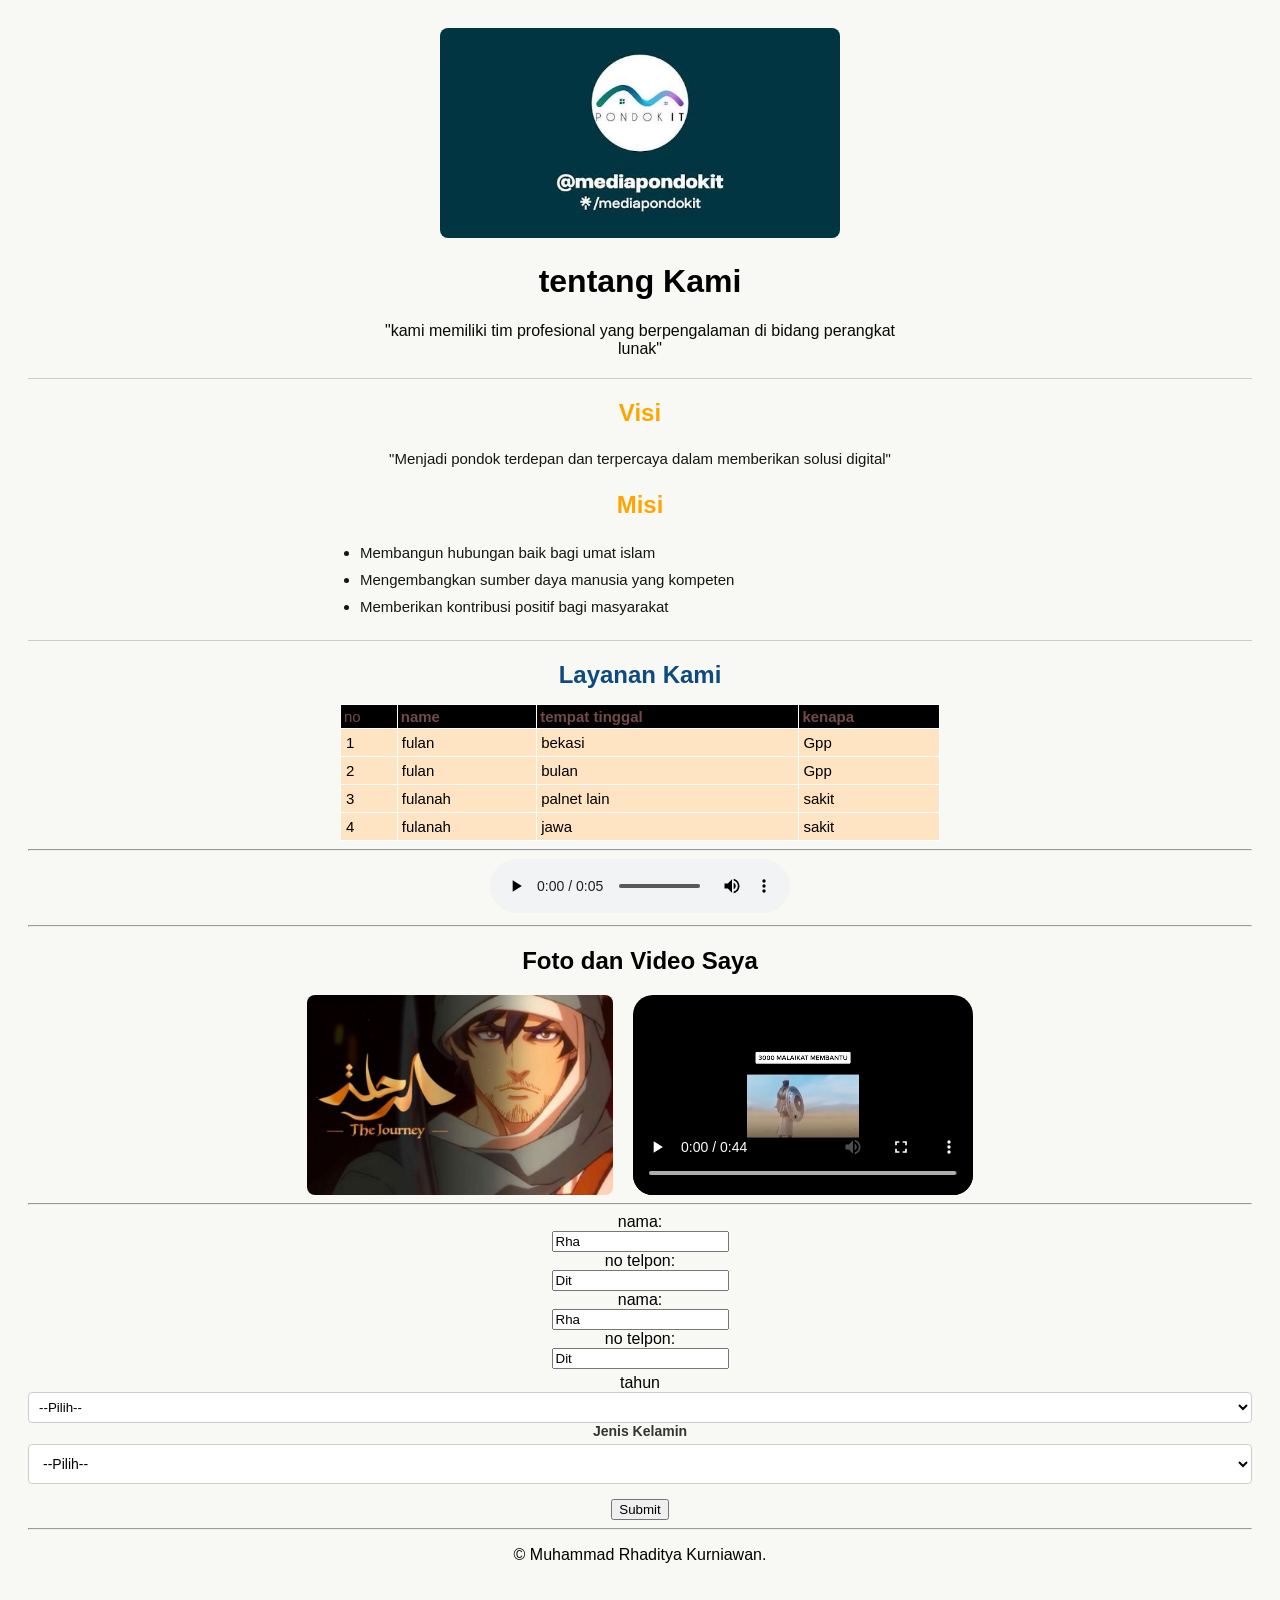
<file: efaluasi 01/index.html>
<!DOCTYPE html>
<html lang="en">
<head>
    <meta charset="UTF-8">
    <meta name="viewport" content="width=device-width, initial-scale=1.0">
    <title>Document</title>
</head>
<body style="background-color: rgb(248, 249, 244); text-align: center; font-family: sans-serif; padding: 20px;">
    <img  
        src="assets/image (2).jpg" 
        alt="seekor orang sedang menggayung, nusa tenggara timur"
        width="400"
        style="border-radius: 8px;"
    />  
    <h1>tentang Kami</h1>
    <p style="color: rgb(8, 8, 8); text-align: center;"> "kami memiliki tim profesional yang berpengalaman di bidang perangkat<br>
     lunak"</p>
    <hr style="border: 0; border-top: 1px solid #ccc; margin: 20px 0;">

    <div style="max-width: 600px; margin: 0 auto; text-align: left;">
        <h2 style="text-align: center; color: orange;">Visi</h2>
        <p style="color: rgb(21, 21, 19); text-align: center; font-size: 15px; line-height: 1.6;">
            "Menjadi pondok terdepan dan terpercaya dalam memberikan solusi digital"
        </p>

        <h2 style="text-align: center; color: orange; margin-top: 20px;">Misi</h2>
        
        <ul style="line-height: 1.8; font-size: 15px; color: rgb(21, 21, 19); padding-left: 20px;">
            <li>Membangun hubungan baik bagi umat islam</li>
            <li>Mengembangkan sumber daya manusia yang kompeten</li>
            <li>Memberikan kontribusi positif bagi masyarakat</li>
        </ul>
    </div>
    
    <hr style="border: 0; border-top: 1px solid #ccc; margin: 20px 0;">

    <h2 style="color: #0c4a80; margin-bottom: 15px;">Layanan Kami</h2>
    
    <table style="width: 100%; max-width: 600px; margin: 0 auto; border-collapse: collapse; background-color: white; text-align: left; font-size: 15px;">
        <thead>
         <tr style="background-color: black; color: rgb(115, 74, 74);">
                <td style="border: 1px solid white; padding: 3px;">no</td>
                <th style="border: 1px solid white; padding: 3px;">name</th>
                <th style="border: 1px solid white; padding: 3px;">tempat tinggal</th>
                <th style="border: 1px solid white; padding: 3px;">kenapa</th>
            </tr>
        </thead>
        <tbody>
            <tr style="background-color: bisque">
                <td style="border: 1px solid white; padding: 5px;">1</td>
                <td style="border: 1px solid white; padding: 4px;">fulan</td>
                <td style="border: 1px solid white; padding: 4px;">bekasi</td>
                <td style="border: 1px solid white; padding: 4px;">Gpp</td>
            </tr>

     <tr style="background-color: bisque">
                <td style="border: 1px solid white; padding: 5px;">2</td>
                <td style="border: 1px solid white; padding: 4px;">fulan</td>
                <td style="border: 1px solid white; padding: 4px;">bulan</td>
                <td style="border: 1px solid white; padding: 4px;">Gpp</td>
            </tr>
     <tr style="background-color: bisque">
                <td style="border: 1px solid white; padding: 5px;">3</td>
                <td style="border: 1px solid white; padding: 4px;">fulanah</td>
                <td style="border: 1px solid white; padding: 4px;">palnet lain</td>
                <td style="border: 1px solid white; padding: 4px;">sakit</td>
         </tr>
         <tr style="background-color: bisque">
                <td style="border: 1px solid white; padding: 5px;">4</td>
                <td style="border: 1px solid white; padding: 4px;">fulanah</td>
                <td style="border: 1px solid white; padding: 4px;">jawa</td>
                <td style="border: 1px solid white; padding: 4px;">sakit</td>
            </tr>
        </tbody>
    </table>
<hr>
    <audio controls>
  <source src="audios/chicken-on-tree-screaming.mp3" type="audio/mpeg" />
</audio>
<hr>
<h2>Foto dan Video Saya</h2>

<div style="display: flex; flex-wrap: wrap; gap: 20px; align-items: center; justify-content: center; margin-top: 15px;">
    
    <img
      src="assets/islam.webp"
      alt="Contoh gambar dari Wikipedia"
      style="height: 200px; border-radius: 8px; object-fit: cover;"
    />

    <video width="340" height="200" controls style="border-radius: 20px; background-color: black;">
      <source src="videos/vidssave.com Ketika Ribuan Malaikat Turun Membantu Kaum Muslimin di Perang Badar 480P.mp4" type="video/mp4" />
      Browser Anda tidak mendukung tag video.
    </video>

</div>
<hr>

<form action="/action_page.php">
  <label for="fname">nama:</label><br>
  <input type="text" id="fname" name="fname" value="Rha"><br>
  <label for="lname">no telpon:</label><br>
  <input type="text" id="lname" name="lname" value="Dit"><br>
 <div>
 <form action="/action_page.php"></form>
  <label for="lname">nama:</label><br>
  <input type="text" value="Rha"><br>
  <label for="lname">no telpon:</label><br>
  <input type="text"  value="Dit"><br>
   <td style="padding: 8px; border: 1px solid #ccc;">
    <label for="jenis_kelamin" style="font-weight: bold; display: block; margin-bottom: 5px; color: #333; font-size: 14px;"></label>
            tahun
                    <select name="tahun_selesai[]" style="width: 100%; padding: 6px; border: 1px solid #ccc; border-radius: 4px; background-color: white;">
                        <option value="">--Pilih--</option>
                        <option value="2026">2026</option>
                        <option value="2025">2025</option>
                        <option value="2024">2024</option>
                        <option value="2023">2023</option>
                    </select>
                </td>

            </div>
                <div style="display: flex; gap: 20px; margin-bottom: 15px;">

<div style="flex: 1;">
        <label for="jenis_kelamin" style="font-weight: bold; display: block; margin-bottom: 5px; color: #333; font-size: 14px;">
            Jenis Kelamin
        </label>
        <select id="jenis_kelamin" name="jenis_kelamin" style="width: 100%; padding: 10px; border: 1px solid #ccc; border-radius: 4px; background-color: white; font-size: 14px; height: 40px; box-sizing: border-box;">
            <option value="">--Pilih--</option>
            <option value="Laki-laki">Laki-laki</option>
            <option value="Perempuan">Perempuan</option>
        </select>
    </div>

</div>
  
</form>

<input type="submit" value="Submit">
<hr>
<p>&copy; Muhammad Rhaditya Kurniawan.</p> 
</body>
</html>
</file>
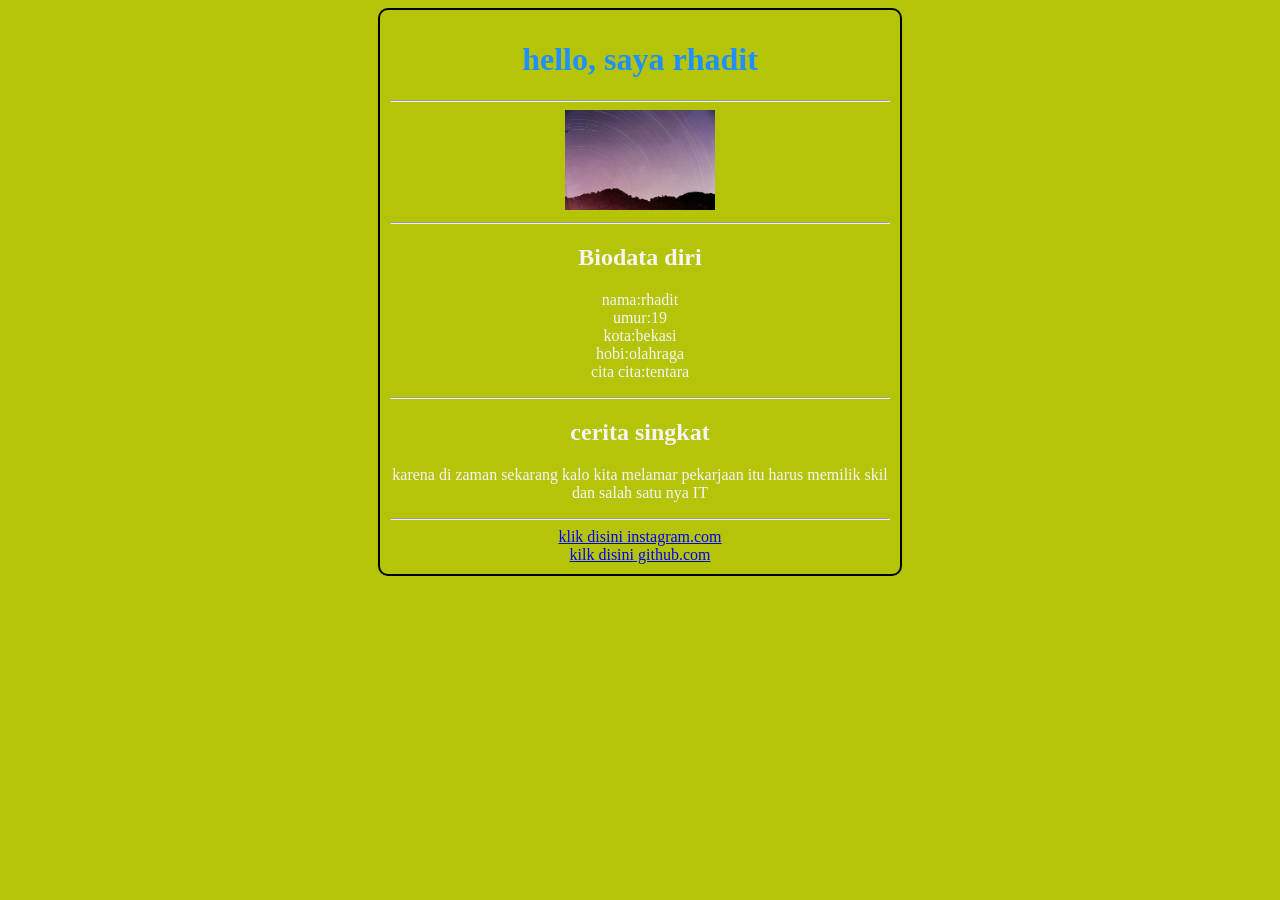
<file: pertemuan-03/index.html>
<!DOCTYPE html>
<html lang="en">
<head>
    <meta charset="UTF-8">
    <meta name="viewport" content="width=device-width, initial-scale=1.0">
    <title>frofil saya</title>
</head>
<body style="background-color: rgb(181, 196, 9)">
  <!-- HEADER -->
    <div style="
    width: 500px;
    margin: auto;
    text-align: center;
    color: black;
    border: 2px solid black;
    border-radius: 10px;
    padding: 10px;">
        <h1 style="color: dodgerblue; text-align: center;">hello, saya rhadit</h1>
  <hr>
  <div style="text-align: center;">
    <img
    src="assets/image.jpg"
    alt="seekor orang sedang menggayung, nusa tenggara timur"
    width="150"/>
  </div>
  <hr>
<!--BIODATA-->
  <h2 style="color: whitesmoke; text-align: center;">Biodata diri</h2>
  <p style="color: whitesmoke; text-align: center;">
   nama:rhadit <br>
   umur:19 <br>
   kota:bekasi <br>
   hobi:olahraga <br>
   cita cita:tentara <br>
  </p>
  <hr>
  <h2 style="color: whitesmoke;; text-align: center;">cerita singkat</h2>
  <p style="color: whitesmoke; text-align: center;">
    karena di zaman sekarang kalo kita melamar pekarjaan itu harus memilik skil dan salah satu nya IT
  </p>
  <hr>
  <!--FOOTER-->
  <div style="text-align: center;">
    <a href="https://www.instagram.com/rhadit2007/?next=https%3A%2F%2Fwww.instagram.com%2Faccounts%2Fonetap%2F%3F__coig_login%3D1" target="_blank">klik disini instagram.com</a><br>
    <a href="hlasttps://github.com/rhadityakurniawan07-hub" target="_blank">kilk disini github.com</a><br>
  </div>
    </div>
</body>
</html>
</file>
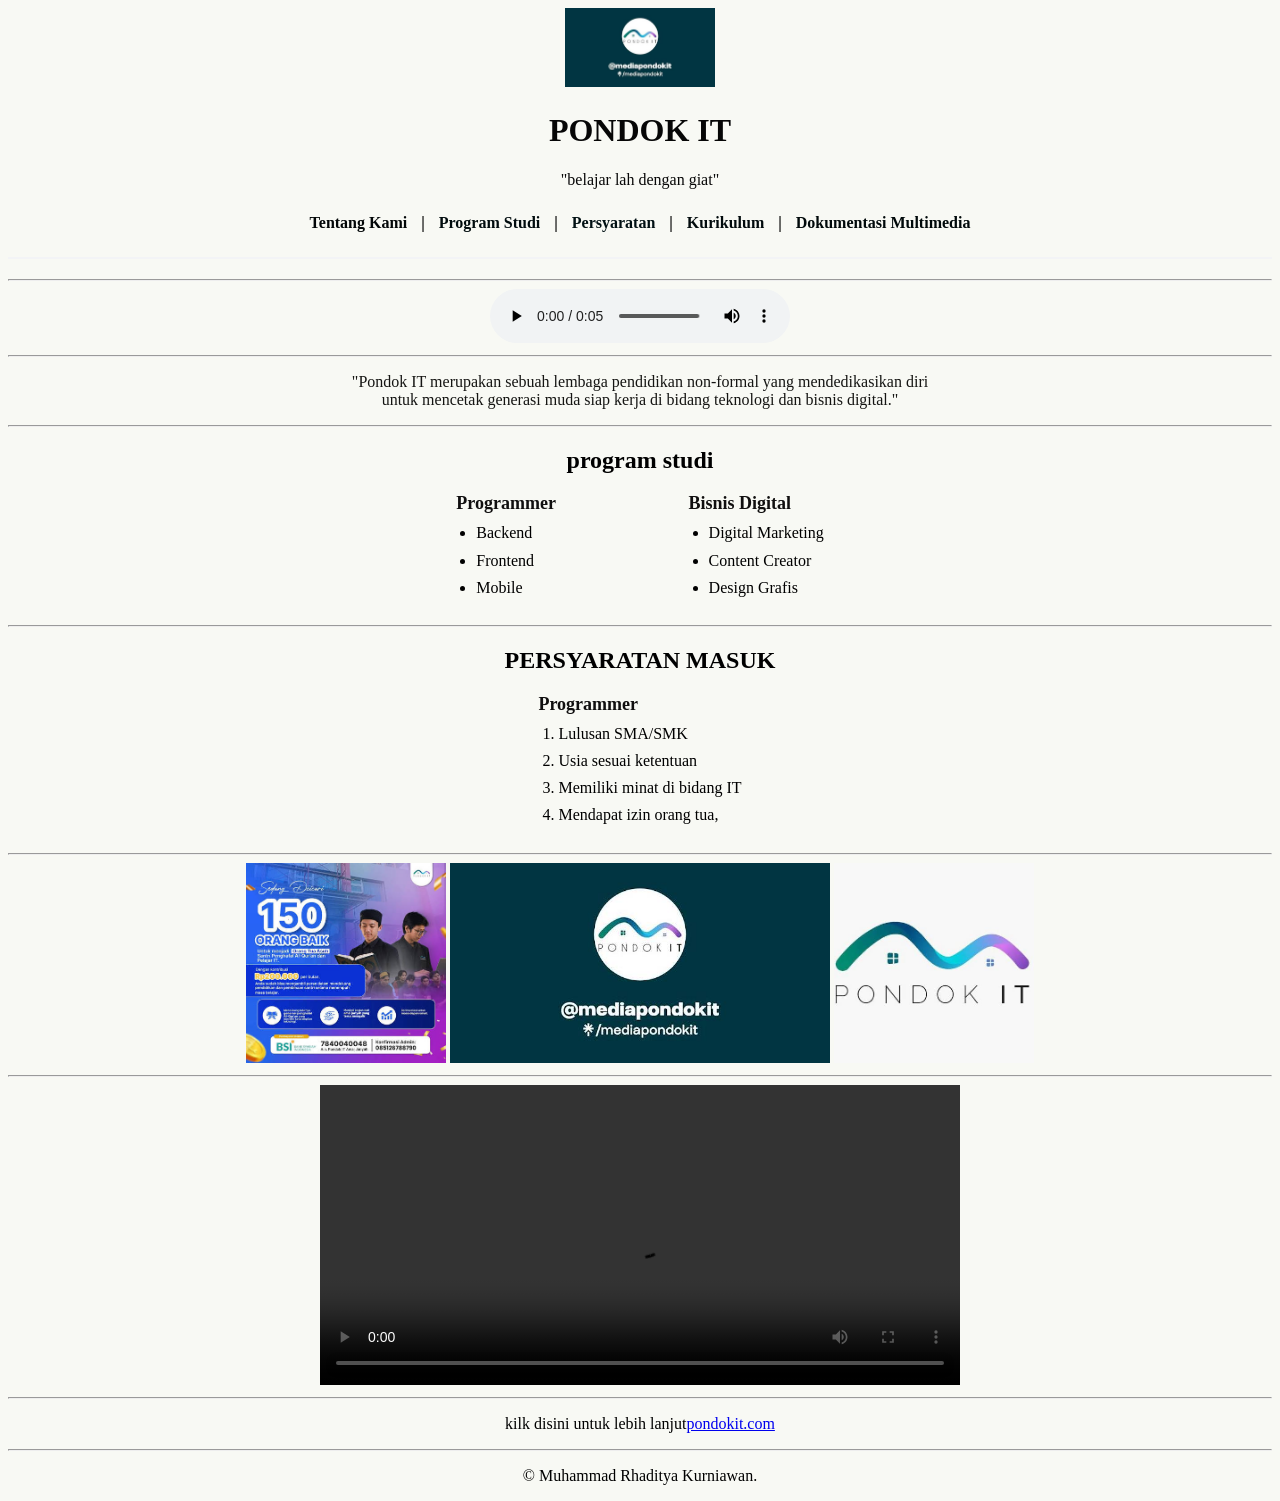
<file: pertemuan-04/index.html>
<!DOCTYPE html>
<html lang="id">
<head>
    <meta charset="UTF-8">
    <meta name="viewport" content="width=device-width, initial-scale=1.0">
    <meta name="description" content="Website Profil Resmi Pondok IT. Lembaga pendidikan gratis untuk mencetak generasi programmer,">
    <meta name="author" content="muhammad rhaditya kurniawan">
    <title>pondok it website</title>
    
</head>
<body style="background-color: rgb(248, 249, 244); text-align: center;">
 <img
    src="images/images (1).jpg"
    alt="seekor orang sedang menggayung, nusa tenggara timur"
    width="150"/>
    <h1 style="color: rgb(6, 6, 6);text-align: center; ">PONDOK IT</h1>
    <p style="color: rgb(8, 8, 8); text-align: center;"> "belajar lah dengan giat"</p>
    <nav class="nav-links" style="margin: 25px 0; font-weight: bold;">
    <a href="#tentang" style="color: #020607; text-decoration: none; margin: 0 10px;">Tentang Kami</a> | 
    <a href="#prodi" style="color: #010c0e; text-decoration: none; margin: 0 10px;">Program Studi</a> | 
    <a href="#syarat" style="color: #011013; text-decoration: none; margin: 0 10px;">Persyaratan</a> | 
    <a href="#kurikulum" style="color: #010a0c; text-decoration: none; margin: 0 10px;">Kurikulum</a> | 
    <a href="#media" style="color: #00090a; text-decoration: none; margin: 0 10px;">Dokumentasi Multimedia</a>
</nav>
      <hr style="border: 1px solid #f3f4f6; margin: 20px 0;">

  <hr>
  <audio controls>
  <source src="/pertemuan-04/audios/musik.mp3" type="audio/mpeg" />
</audio>
<hr>
<p style="color: rgb(21, 21, 19); text-align: center;">
    "Pondok IT merupakan sebuah lembaga pendidikan non-formal yang mendedikasikan diri <br>
    untuk mencetak generasi muda siap kerja di bidang teknologi dan bisnis digital."
</p>
<hr>
<h2>program studi</h2>

<div style="display: flex; justify-content: space-around; max-width: 500px; margin: 0 auto; text-align: left;">

    <div>
            <h3 style="margin: 0; font-size: 18px; color: rgb(16, 15, 15);">Programmer</h3>
            <ul style="line-height: 1.7; padding-left: 20px; margin-top: 5px;">
                <li>Backend</li>
                <li>Frontend</li>
                <li>Mobile

                    
                </li>
            </ul>
        </div>


        <div>
            <h3 style="margin: 0; font-size: 18px; color: rgb(16, 15, 15);">Bisnis Digital</h3>
            <ul style="line-height: 1.7; padding-left: 20px; margin-top: 5px;">
                <li>Digital Marketing</li>
                <li>Content Creator</li>
                <li>Design Grafis</li>
            </ul>
        </div>
</div>
<hr>
<h2>PERSYARATAN MASUK</h2>

<div style="display: flex; justify-content: space-around; max-width: 500px; margin: 0 auto; text-align: left;">

    <div>
            <h3 style="margin: 0; font-size: 18px; color: rgb(16, 15, 15);">Programmer</h3>
            <ol style="line-height: 1.7; padding-left: 20px; margin-top: 5px;">
                <li>Lulusan SMA/SMK</li>
                <li>Usia sesuai ketentuan</li>
                <li>Memiliki minat di bidang IT</li>
                <li>Mendapat izin orang tua,</li>
            </ol>
        </div>
        </div>
        <hr>
       
<img
  src="images/pondok it 2.jpg"
  alt="Contoh gambar dari Wikipedia"
  height="200pxpx"
/>

<img src="images/images (1).jpg" alt="Foto produk sepatu olahraga warna merah"
height="200px"
 />

<img src="images/images (2).jpg" alt="Logo perusahaan" 
height="200px"
width="200px"
/>
<hr>
<video width="640" height="300" controls>
  <source src="videos/1080-142790249_medium.mp4" type="video/mp4" 
  />
</video>
<hr>
<p>kilk disini untuk lebih lanjut<a href="https://pondokit.com" target="_blank" rel=" noopener noreferrer">pondokit.com</a>
<hr>
</p>
<footer>
    <p>&copy; Muhammad Rhaditya Kurniawan.</p> 
</footer>
  </body>
  </html>
</file>
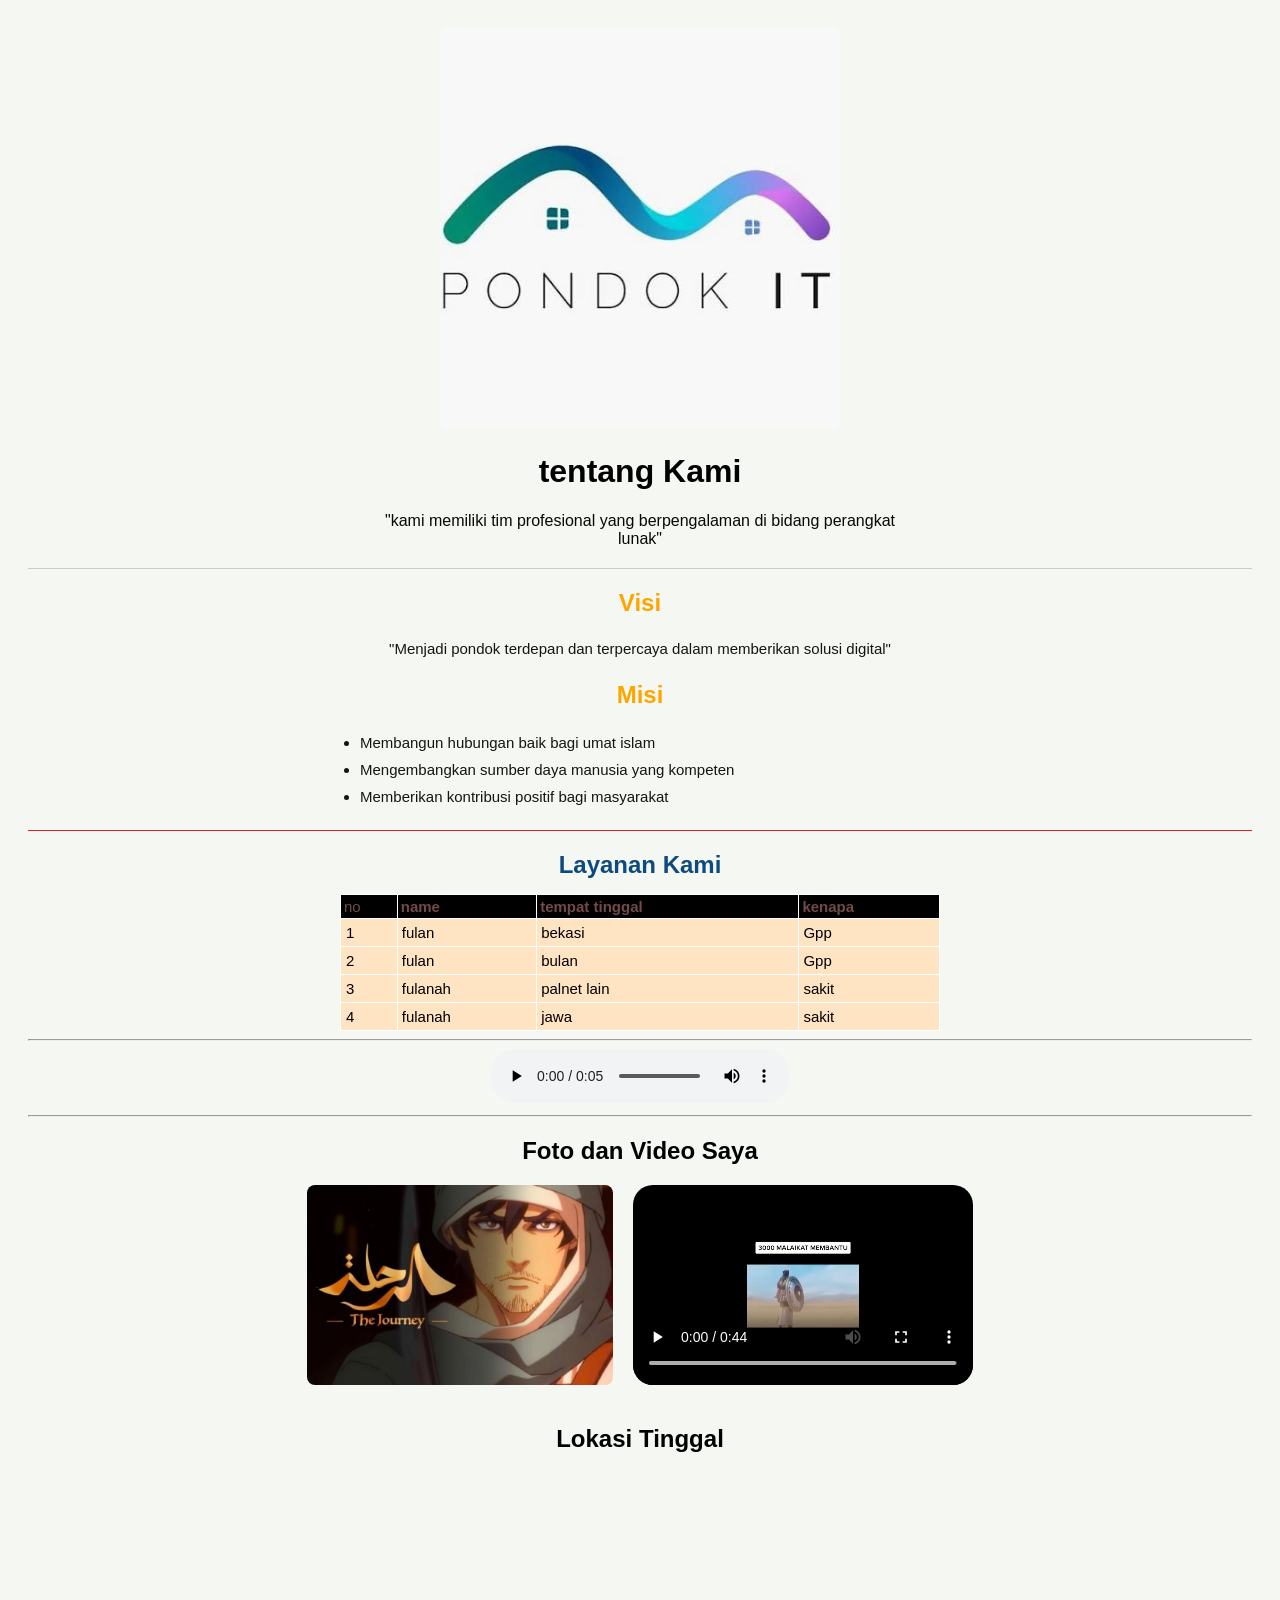
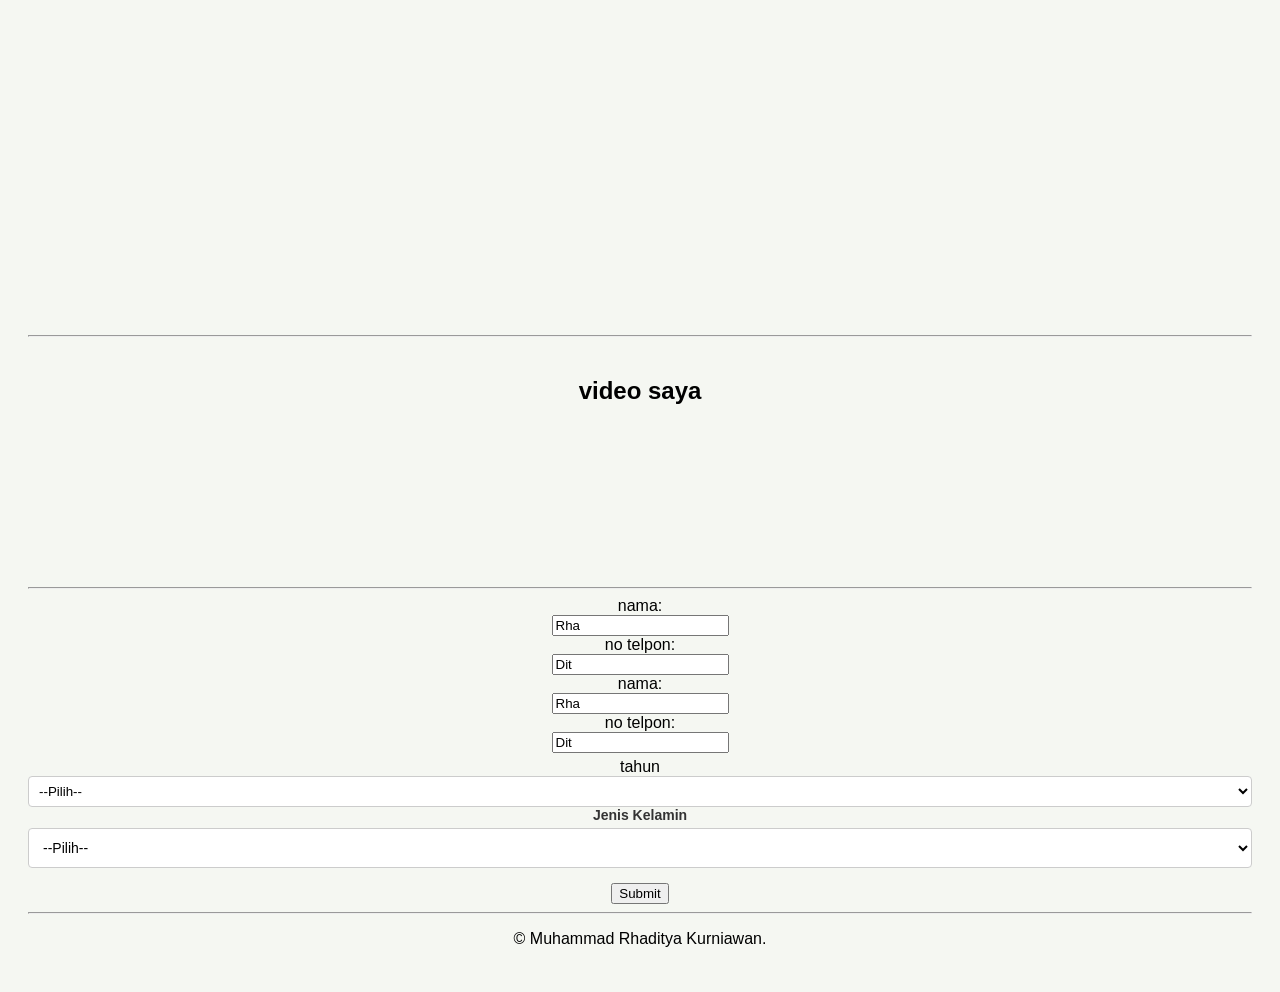
<file: pertemuan-06/index.html>
<!DOCTYPE html>
<html lang="en">
<head>
    <meta charset="UTF-8">
    <meta name="viewport" content="width=device-width, initial-scale=1.0">
    <title>Document</title>
</head>
  <body
    style="
      background-color: rgb(245, 247, 242);
      text-align: center;
      font-family: sans-serif;
      padding: 20px;
    "
  >

    <img
      src="assets/images (2).jpg"
      alt="seekor orang sedang menggayung, nusa tenggara timur"
      width="400"
      style="border-radius: 8px"
    />
    <h1>tentang Kami</h1>
    <p style="color: rgb(8, 8, 8); text-align: center">
      "kami memiliki tim profesional yang berpengalaman di bidang perangkat<br />
      lunak"
    </p>
    <hr style="border: 0; border-top: 1px solid #ccc; margin: 20px 0" />

    <div style="max-width: 600px; margin: 0 auto; text-align: left">
      <h2 style="text-align: center; color: orange">Visi</h2>
      <p
        style="
          color: rgb(21, 21, 19);
          text-align: center;
          font-size: 15px;
          line-height: 1.6;
        "
      >
        "Menjadi pondok terdepan dan terpercaya dalam memberikan solusi digital"
      </p>

      <h2 style="text-align: center; color: orange; margin-top: 20px">Misi</h2>

      <ul
        style="
          line-height: 1.8;
          font-size: 15px;
          color: rgb(21, 21, 19);
          padding-left: 20px;
        "
      >
        <li>Membangun hubungan baik bagi umat islam</li>
        <li>Mengembangkan sumber daya manusia yang kompeten</li>
        <li>Memberikan kontribusi positif bagi masyarakat</li>
      </ul>
    </div>

    <hr style="border: 0; border-top: 1px solid #e32020; margin: 20px 0" />

    <h2 style="color: #0c4a80; margin-bottom: 15px">Layanan Kami</h2>

    <table
      style="
        width: 100%;
        max-width: 600px;
        margin: 0 auto;
        border-collapse: collapse;
        background-color: white;
        text-align: left;
        font-size: 15px;
      "
    >
      <thead>
        <tr style="background-color: black; color: rgb(115, 74, 74)">
          <td style="border: 1px solid white; padding: 3px">no</td>
          <th style="border: 1px solid white; padding: 3px">name</th>
          <th style="border: 1px solid white; padding: 3px">tempat tinggal</th>
          <th style="border: 1px solid white; padding: 3px">kenapa</th>
        </tr>
      </thead>
      <tbody>
        <tr style="background-color: bisque">
          <td style="border: 1px solid white; padding: 5px">1</td>
          <td style="border: 1px solid white; padding: 4px">fulan</td>
          <td style="border: 1px solid white; padding: 4px">bekasi</td>
          <td style="border: 1px solid white; padding: 4px">Gpp</td>
        </tr>

        <tr style="background-color: bisque">
          <td style="border: 1px solid white; padding: 5px">2</td>
          <td style="border: 1px solid white; padding: 4px">fulan</td>
          <td style="border: 1px solid white; padding: 4px">bulan</td>
          <td style="border: 1px solid white; padding: 4px">Gpp</td>
        </tr>
        <tr style="background-color: bisque">
          <td style="border: 1px solid white; padding: 5px">3</td>
          <td style="border: 1px solid white; padding: 4px">fulanah</td>
          <td style="border: 1px solid white; padding: 4px">palnet lain</td>
          <td style="border: 1px solid white; padding: 4px">sakit</td>
        </tr>
        <tr style="background-color: bisque">
          <td style="border: 1px solid white; padding: 5px">4</td>
          <td style="border: 1px solid white; padding: 4px">fulanah</td>
          <td style="border: 1px solid white; padding: 4px">jawa</td>
          <td style="border: 1px solid white; padding: 4px">sakit</td>
        </tr>
      </tbody>
    </table>
    <hr />
    <audio controls>
      <source src="audios/tmph3o88c10.mp3" type="audio/mpeg" />
    </audio>
    <hr />
    <h2>Foto dan Video Saya</h2>

    <div
      style="
        display: flex;
        flex-wrap: wrap;
        gap: 20px;
        align-items: center;
        justify-content: center;
        margin-top: 15px;
      "
    >
      <img
        src="assets/islam.webp"
        alt="Contoh gambar dari Wikipedia"
        style="height: 200px; border-radius: 8px; object-fit: cover"
      />

      <video
        width="340"
        height="200"
        controls
        style="border-radius: 20px; background-color: black"
      >
        <source
          src="videos/vidssave.com Ketika Ribuan Malaikat Turun Membantu Kaum Muslimin di Perang Badar 480P.mp4"
          type="video/mp4"
        />
        <hr>
      </video>
    </div>

    <div class="container" style="text-align: center; margin-top: 40px;">
      <h2 style="margin-bottom: 20px;">Lokasi Tinggal</h2>
      
      <iframe src="https://www.google.com/maps/embed?pb=!1m18!1m12!1m3!1d3263.9314811214845!2d106.97728907398998!3d-6.224583293763472!2m3!1f0!2f0!3f0!3m2!1i1024!2i768!4f13.1!3m3!1m2!1s0x2e698d003baed38b%3A0x654bd3f4ed728cdd!2sRawa%20bambu!5e1!3m2!1sid!2sid!4v1783928559958!5m2!1sid!2sid" width="100%" height="450" style="border:0;" allowfullscreen="" loading="lazy" referrerpolicy="strict-origin-when-cross-origin"></iframe>
    </div>
    <hr>
    <div class="container" style="text-align: center; margin-top: 40px;">
      <h2 style="margin-bottom: 20px;">video saya</h2>
      <iframe 
        src="https://peertube.tv/videos/embed/xqGET7fteBeQn91ADr7k2e" allow="fullscreen" sandbox="allow-same-origin allow-scripts allow-popups allow-forms" style="border: 0px;">
        width="80%" 
        height="400" 
        style="border: 1px solid #ccc; border-radius: 8px;" 
        title="video saya"
      </iframe>
    </div>

    <hr>

    <form action="/action_page.php">
      <label for="fname">nama:</label><br />
      <input type="text" id="fname" name="fname" value="Rha" /><br />
      <label for="lname">no telpon:</label><br />
      <input type="text" id="lname" name="lname" value="Dit" /><br />
      <div>
        <form action="/action_page.php"></form>
        <label for="lname">nama:</label><br />
        <input type="text" value="Rha" /><br />
        <label for="lname">no telpon:</label><br />
        <input type="text" value="Dit" /><br />
        <td style="padding: 8px; border: 1px solid #ccc">
          <label
            for="jenis_kelamin"
            style="
              font-weight: bold;
              display: block;
              margin-bottom: 5px;
              color: #333;
              font-size: 14px;
            "
          ></label>
          tahun
          <select
            name="tahun_selesai[]"
            style="
              width: 100%;
              padding: 6px;
              border: 1px solid #ccc;
              border-radius: 4px;
              background-color: white;
            "
          >
            <option value="">--Pilih--</option>
            <option value="2026">2026</option>
            <option value="2025">2025</option>
            <option value="2024">2024</option>
            <option value="2023">2023</option>
          </select>
        </td>
      </div>
      <div style="display: flex; gap: 20px; margin-bottom: 15px">
        <div style="flex: 1">
          <label
            for="jenis_kelamin"
            style="
              font-weight: bold;
              display: block;
              margin-bottom: 5px;
              color: #333;
              font-size: 14px;
            "
          >
            Jenis Kelamin
          </label>
          <select
            id="jenis_kelamin"
            name="jenis_kelamin"
            style="
              width: 100%;
              padding: 10px;
              border: 1px solid #ccc;
              border-radius: 4px;
              background-color: white;
              font-size: 14px;
              height: 40px;
              box-sizing: border-box;
            "
          >
            <option value="">--Pilih--</option>
            <option value="Laki-laki">Laki-laki</option>
            <option value="Perempuan">Perempuan</option>
          </select>
        </div>
      </div>
    </form>

    <input type="submit" value="Submit" />
    <hr />
    <p>&copy; Muhammad Rhaditya Kurniawan.</p>
  </body>
</html>
</file>
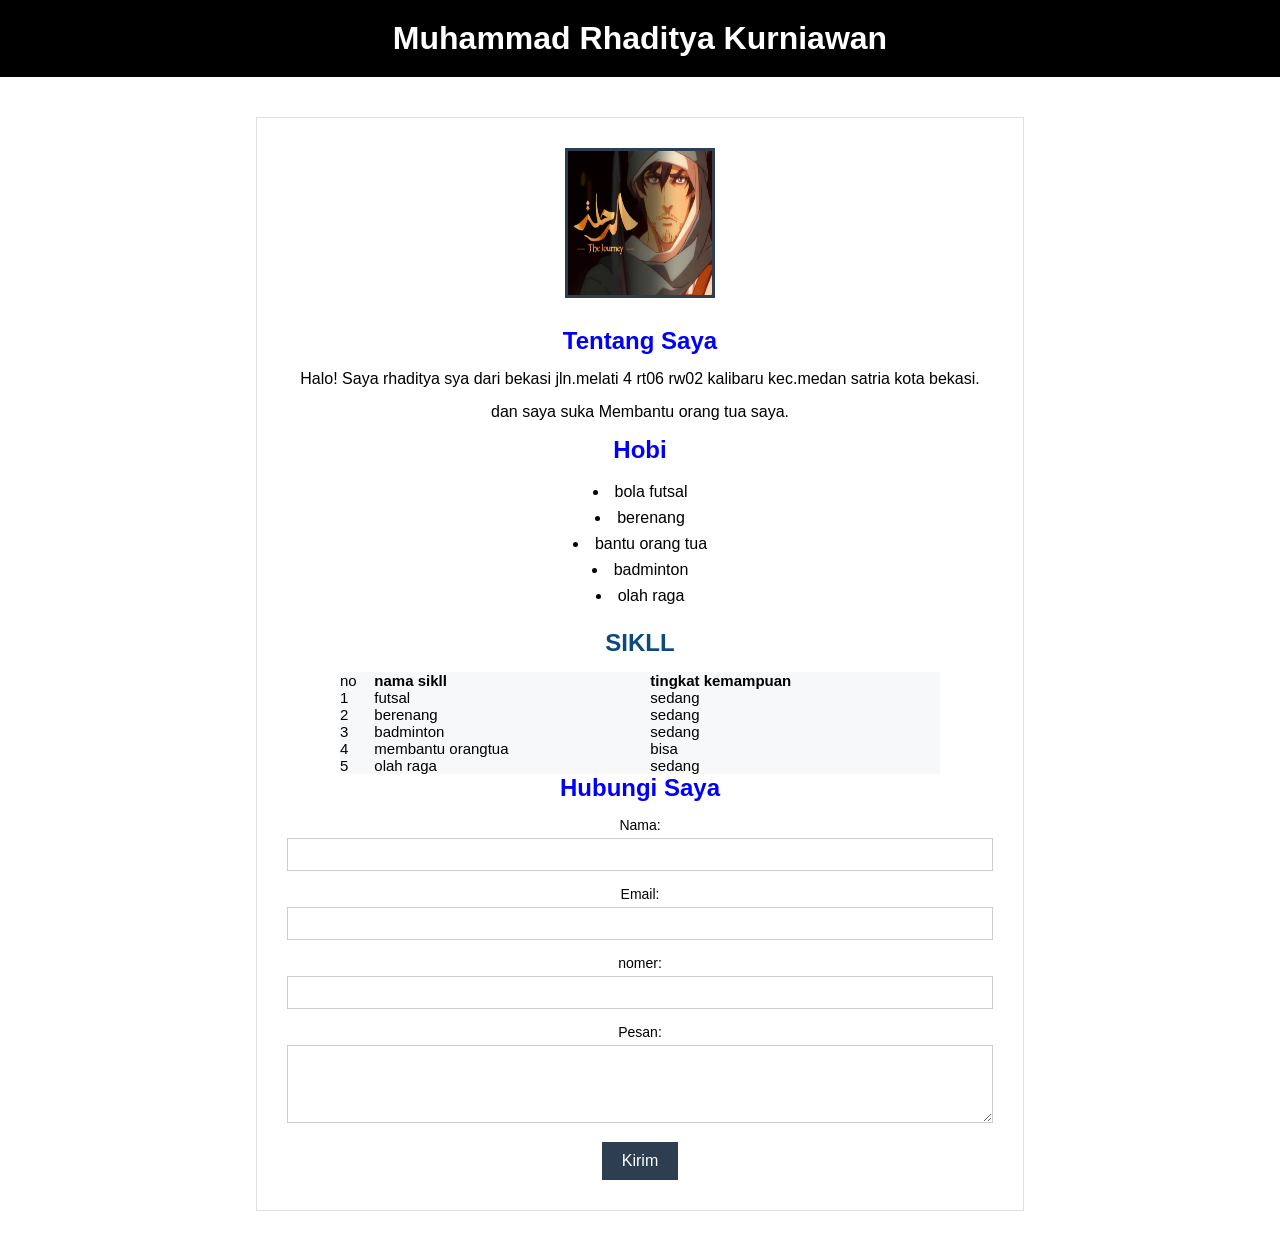
<file: pertemuan-07/index.html>
<!doctype html>
<html lang="id">
  <head>
    <meta charset="UTF-8" />
    <meta name="viewport" content="width=device-width, initial-scale=1.0" />
    <title>Pertemuan 07</title>
    <link rel="stylesheet" href="style.css" />
  </head>
  <body>
    <header>
      <h1 id="nama-lengkap">Muhammad Rhaditya Kurniawan</h1>
    </header>
    <main class="container">

      <section class="section-profil">
        <img src="assets/islam.webp" alt="Foto Profil" class="foto-diri" />
      </section>

      <section class="section-tentang">
        <h2>Tentang Saya</h2>
        <p>
          Halo! Saya rhaditya sya dari bekasi jln.melati 4 rt06 rw02 kalibaru
          kec.medan satria kota bekasi.
        </p>
        <p>dan saya suka Membantu orang tua saya.</p>
      </section>

      <section class="section-hobi">
        <h2>Hobi</h2>
        <ul>
          <li>bola futsal</li>
          <li>berenang</li>
          <li>bantu orang tua</li>
          <li>badminton</li>
          <li>olah raga</li>
        </ul>
      </section>

      <section class="section-skill">
        <h2 style="color: #0c4a80; margin-bottom: 15px">SIKLL</h2>

        <table class="table-head">
          <thead>
            <tr>
              <td>no</td>
              <th>nama sikll</th>
              <th>tingkat kemampuan</th>
            </tr>
          </thead>

          <tbody>
            <tr>
              <td>1</td>
              <td>futsal</td>
              <td>sedang</td>
            </tr>

            <tr>
              <td>2</td>
              <td>berenang</td>
              <td>sedang</td>
            </tr>

            <tr>
              <td>3</td>
              <td>badminton</td>
              <td>sedang</td>
            </tr>

            <tr>
              <td>4</td>
              <td>membantu orangtua</td>
              <td>bisa</td>
            </tr>
            <tr>
              <td>5</td>
              <td>olah raga</td>
              <td>sedang</td>
            </tr>
          </tbody>
        </table>
      </section>
      <section class="section-kontak">
        <h2>Hubungi Saya</h2>
        <form action="#" method="POST">
          <div class="form-group">
            <label for="nama">Nama:</label>
            <input type="text" id="nama" name="nama" required />
          </div>
          <div class="form-group">
            <label for="email">Email:</label>
            <input type="email" id="email" name="email" required />
          </div>
          <div class="form-group">
            <label for="nomer">nomer:</label>
            <input type="nomer" id="nomer" name="nomer" required />
          </div>
          <div class="form-group">
            <label for="pesan">Pesan:</label>
            <textarea id="pesan" name="pesan" rows="4" required></textarea>
          </div>
          <button type="submit">Kirim</button>
        </form>
      </section>
    </main>
  </body>
</html>
</file>
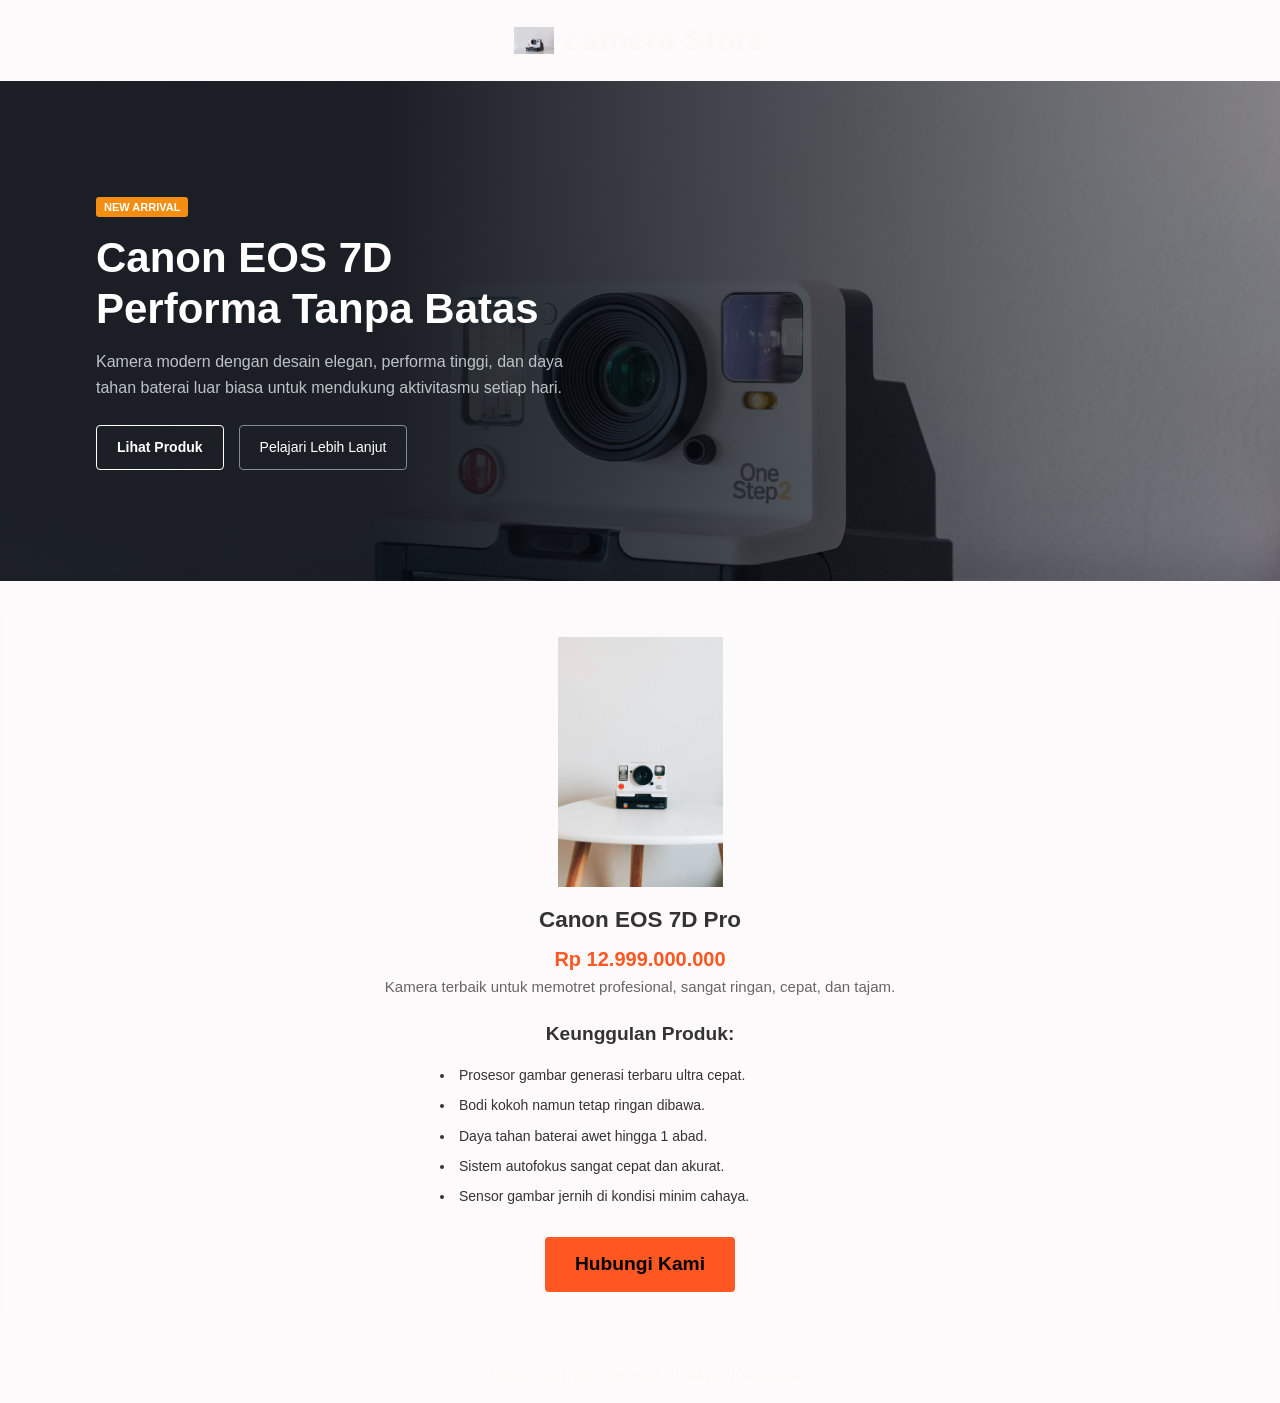
<file: pertemuan-08/index.html>
<!DOCTYPE html>
<html lang="id">
<head>
    <meta charset="UTF-8">
    <title>Promosi Canon EOS 7D</title>
    <link rel="stylesheet" href="style.css">
</head>
<body>
    <header>
        <div class="logo"></div>
        <h1>camera Store</h1>
    </header>
    <section class="hero-section">
        <div class="hero-overlay">
            <div class="hero-content">
                <span class="tag-new">NEW ARRIVAL</span>
                <h1 class="hero-title"> Canon EOS 7D<br>Performa Tanpa Batas</h1>
                <p class="hero-desc">
                    Kamera modern dengan desain elegan, performa tinggi, dan daya tahan baterai luar biasa untuk mendukung aktivitasmu setiap hari.
                </p>
                <div class="hero-buttons">
                    <a href="produk" class="btn-primary">Lihat Produk</a>
                    <a href="produk" class="btn-secondary">Pelajari Lebih Lanjut</a>
                </div>
            </div>
        </div>
    </section>
    <main class="konten-box">
        <div class="gambar-produk"></div>
        
        <h3>Canon EOS 7D Pro</h3>
        <p class="harga">Rp 12.999.000.000</p>
        <p class="deskripsi">Kamera terbaik untuk memotret profesional, sangat ringan, cepat, dan tajam.</p>
        <h4>Keunggulan Produk:</h4>

        <ul>
            <li>Prosesor gambar generasi terbaru ultra cepat.</li>
            <li>Bodi kokoh namun tetap ringan dibawa.</li>
            <li>Daya tahan baterai awet hingga 1 abad.</li>
            <li>Sistem autofokus sangat cepat dan akurat.</li>
            <li>Sensor gambar jernih di kondisi minim cahaya.</li>
        </ul>
        <a href="https://web.whatsapp.com/" target="_blank" class="btn-kontak">Hubungi Kami</a>
    </main>
    <footer>
        <p>&copy; Dibuat oleh Muhammad Rhaditya Kurniawan</p>
    </footer>

</body>
</html>
</file>
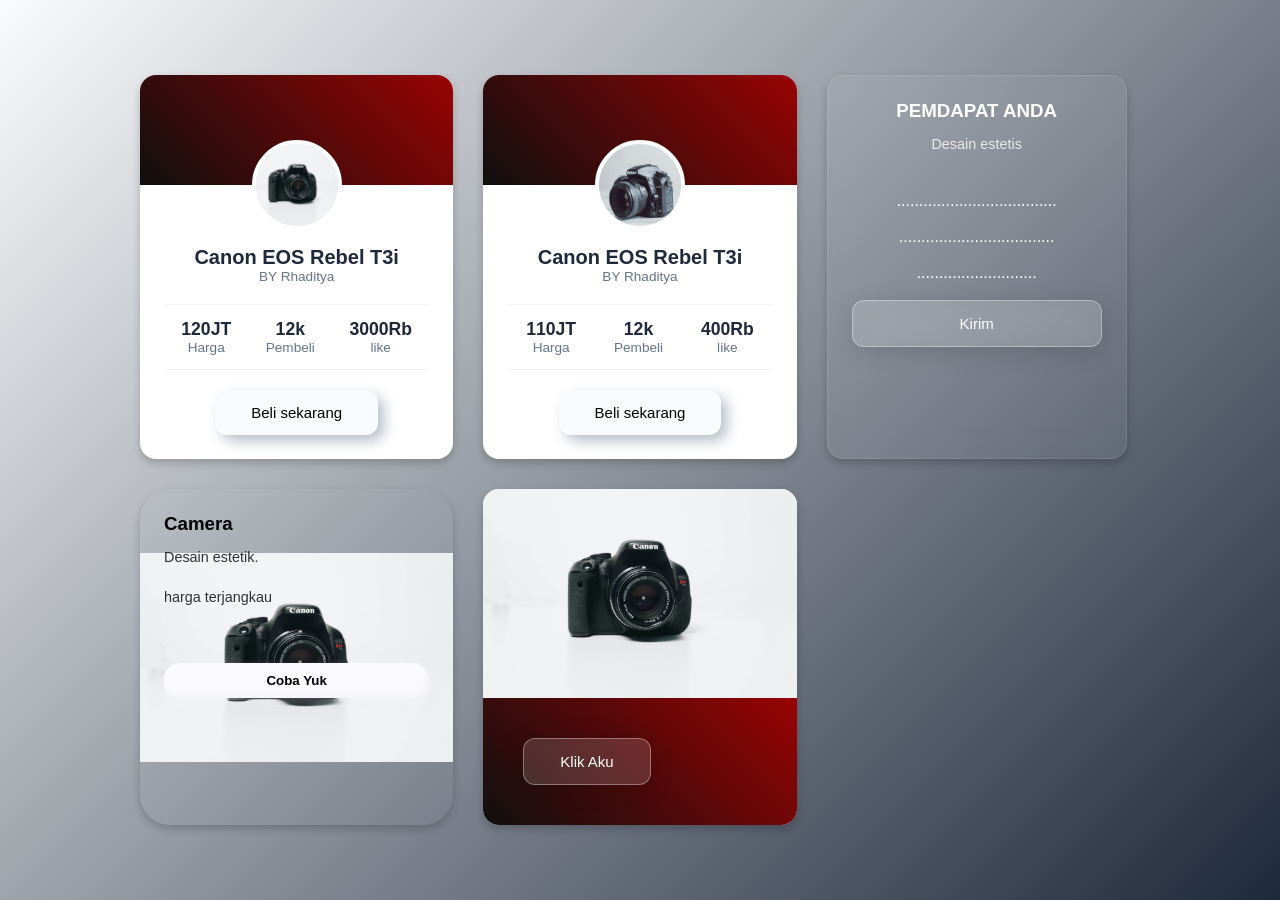
<file: pertemuan-09/index.html>
<!DOCTYPE html>
<html lang="id">
<head>
    <meta charset="UTF-8">
    <meta name="viewport" content="width=device-width, initial-scale=1.0">
    <title>Pertemuan 09</title>
    <link rel="stylesheet" href="style.css">
</head>
<body>

    <div class="grid-container">
<div class="card profile-card">
            <div class="profile-header"></div>
            <div class="profile-body">
                <img src="assets/andrew-hutchings-W2Dta_Yiwfw-unsplash.jpg" alt="Foto Profil" class="profile-img">
                <h3 class="profile-name">Canon EOS Rebel T3i </h3>
                <p class="profile-role">BY Rhaditya</p>
                <div class="profile-stats">
                    <div><strong>120JT</strong><br>Harga</div>
                    <div><strong>12k</strong><br>Pembeli</div>
                    <diiv><strong>3000Rb</strong><br>like</diiv>
                </div>
                <div class="neuo-bg">
                     <button class="btn-neuo">Beli sekarang</button>
                </div>

            </div>
        </div>
        <div class="card profile-card">
            <div class="profile-header"></div>
            <div class="profile-body">
                <img src="assets/varun-gaba-dcgB3CgidlU-unsplash.jpg" alt="Foto Profil" class="profile-img">
                <h3 class="profile-name">Canon EOS Rebel T3i </h3>
                <p class="profile-role">BY Rhaditya</p>
                <div class="profile-stats">
                    <div><strong>110JT</strong><br>Harga</div>
                    <div><strong>12k</strong><br>Pembeli</div>
                    <diiv><strong>400Rb</strong><br>like</diiv>
                </div>
                <div class="neuo-bg">
                     <button class="btn-neuo">Beli sekarang</button>
                </div>

            </div>
        </div>
        <div class="card glass-card">
            <div class="glass-content">
                <h3 class="card-title">PEMDAPAT ANDA</h3>
                <p class="card-text">Desain estetis</p><br>
                <p>....................................</p><br>
                 <p>...................................</p><br>
                     <p>...........................</p><br>
                <button class="btn btn-glass">Kirim</button>
            </div>
        </div>
         <div class="card claymorphism-card">
            <div class="card-body">
                <h3 class="card-title">Camera </h3>
                <p class="card-text">Desain estetik.<br></p>
                <p class="card-text">harga terjangkau <br></p>
                <br>
                <br>
                <button class="btn btn-clay">Coba Yuk</button>
            </div>
        </div>
<div class="card">
  <img src="assets/andrew-hutchings-W2Dta_Yiwfw-unsplash.jpg" alt="Avatar" style="width:100%">
                <div class="glass-bg">
  <button class="btn-glass">Klik Aku</button>
</div>
</div>
</div>


        
</body>
</html>
</file>
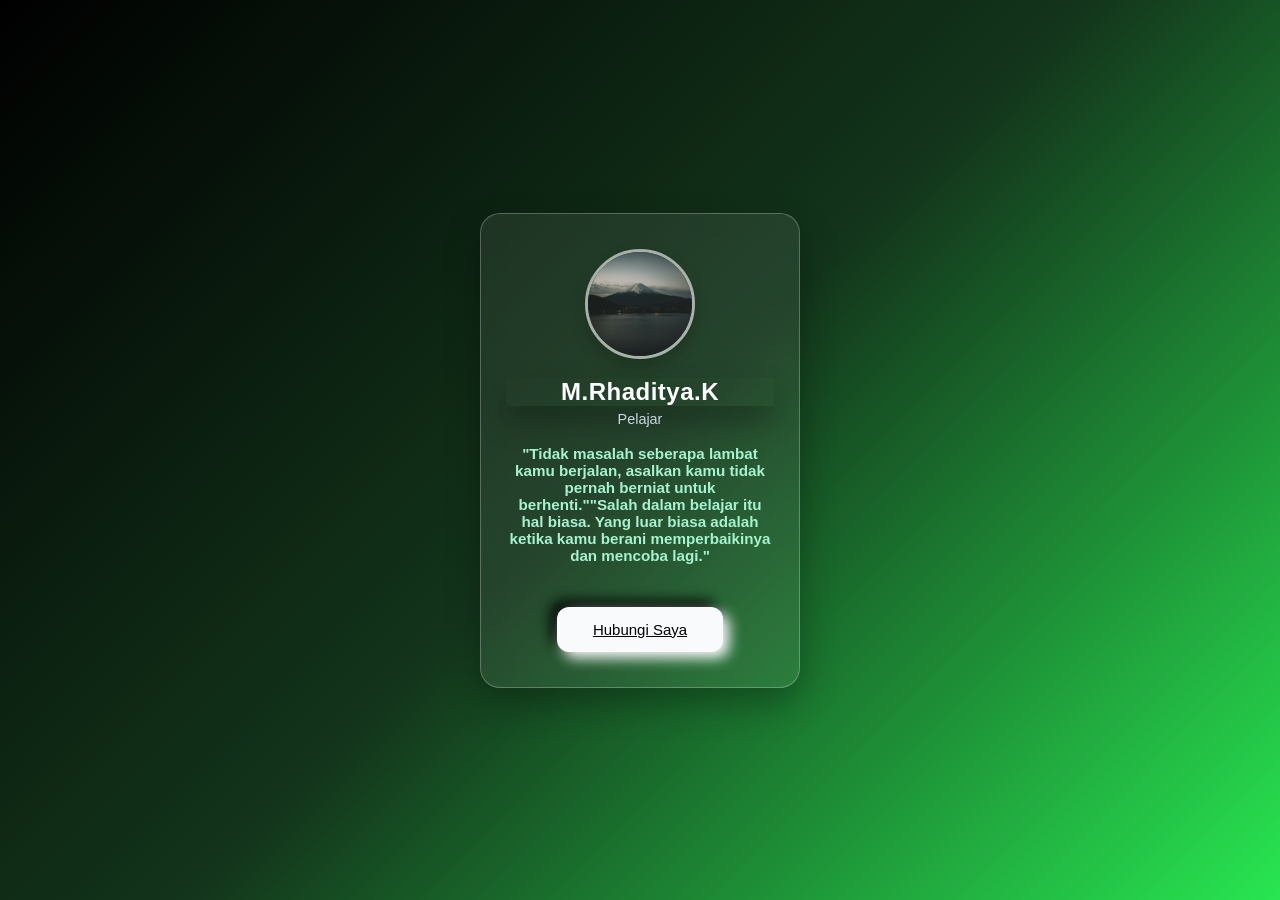
<file: pertemuan-10/index.html>
<!DOCTYPE html>
<html lang="en">
<head>
    <meta charset="UTF-8">
    <meta name="viewport" content="width=device-width, initial-scale=1.0">
    <title>Document</title>
    <link rel="stylesheet" href="style.css">
</head>
<body>
    <div class="card glass-card">
    <div class="glass-content">
        <img src="assets/clay-banks-u27Rrbs9Dwc-unsplash.jpg" alt="Foto Profil" class="foto-profil">
        
        <h1 class="card-title">M.Rhaditya.K</h1>
        <p class="card-text">Pelajar</p><br>
<p>"Tidak masalah seberapa lambat kamu berjalan, asalkan kamu tidak pernah berniat untuk berhenti.""Salah dalam belajar itu hal biasa. Yang luar biasa adalah ketika kamu berani memperbaikinya dan mencoba lagi."</p><br>

        
       <div class="neuo-bg">
    <a href="https://www.instagram.com/" 
       class="btn-neuo" 
       target="_blank"> Hubungi Saya
    </a>
</div>

    </div>
</div>
</body>
</html>
</file>
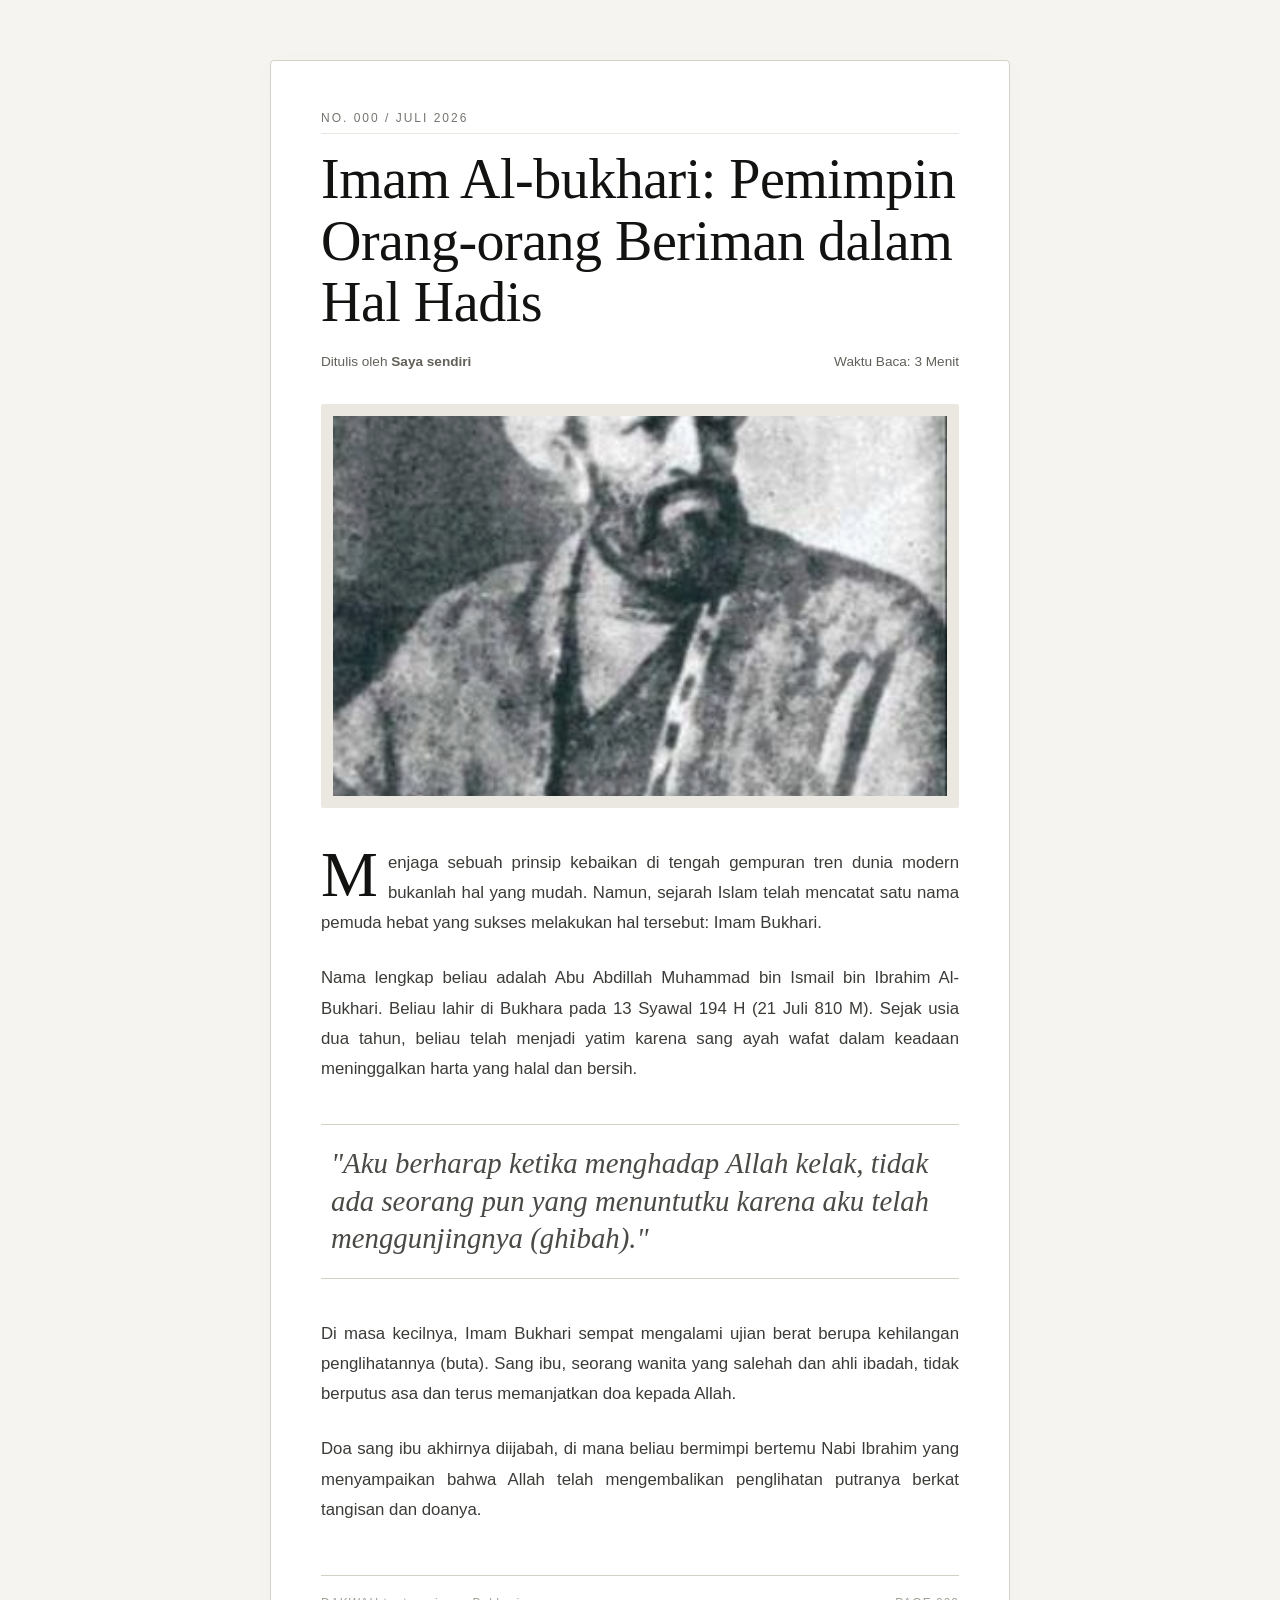
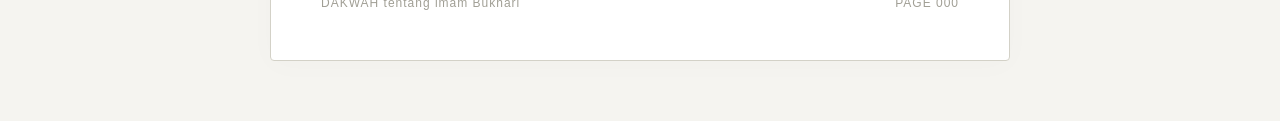
<file: pertemuan-11/index.html>
<!DOCTYPE html>
<html lang="id">
<head>
    <meta charset="UTF-8">
    <meta name="viewport" content="width=device-width, initial-scale=1.0">
    <title>artikel imam Bukhari</title>
    <link rel="stylesheet" href="style.css">
</head>
<body>
    <main class="article-card-premium">
        <header class="article-header">
            <div class="category-meta">
                <span class="date">No. 000 / Juli 2026</span>
            </div>
            
            <h1 class="main-title">Imam Al-bukhari: Pemimpin Orang-orang Beriman dalam Hal Hadis</h1>
            
            <div class="author-line">
                <p>Ditulis oleh <strong>Saya sendiri</strong></p>
                <p>Waktu Baca: 3 Menit</p>
            </div>
        </header>
        <div class="image-frame-premium">
            <img src="assets/foto imam.jpg" alt="Ilustrasi Sejarah Klasik">
        </div>
        <article class="article-body-content">
            <p class="drop-cap">Menjaga sebuah prinsip kebaikan di tengah gempuran tren dunia modern bukanlah hal yang mudah. Namun, sejarah Islam telah mencatat satu nama pemuda hebat yang sukses melakukan hal tersebut: Imam Bukhari.</p>
            <p> Nama lengkap beliau adalah Abu Abdillah Muhammad bin Ismail bin Ibrahim Al-Bukhari. Beliau lahir di Bukhara pada 13 Syawal 194 H (21 Juli 810 M). Sejak usia dua tahun, beliau telah menjadi yatim karena sang ayah wafat dalam keadaan meninggalkan harta yang halal dan bersih.</p>
            <blockquote class="editorial-quote">
                "Aku berharap ketika menghadap Allah kelak, tidak ada seorang pun yang menuntutku karena aku telah menggunjingnya (ghibah)."
            </blockquote>
            <p>Di masa kecilnya, Imam Bukhari sempat mengalami ujian berat berupa kehilangan penglihatannya (buta). Sang ibu, seorang wanita yang salehah dan ahli ibadah, tidak berputus asa dan terus memanjatkan doa kepada Allah.</p>
            <p>Doa sang ibu akhirnya diijabah, di mana beliau bermimpi bertemu Nabi Ibrahim yang menyampaikan bahwa Allah telah mengembalikan penglihatan putranya berkat tangisan dan doanya.</p>
        </article>
        <footer class="article-footer">
            <span>DAKWAH tentang imam Bukhari</span>
            <span>PAGE 000</span>
        </footer>

    </main>

</body>
</html>
</file>
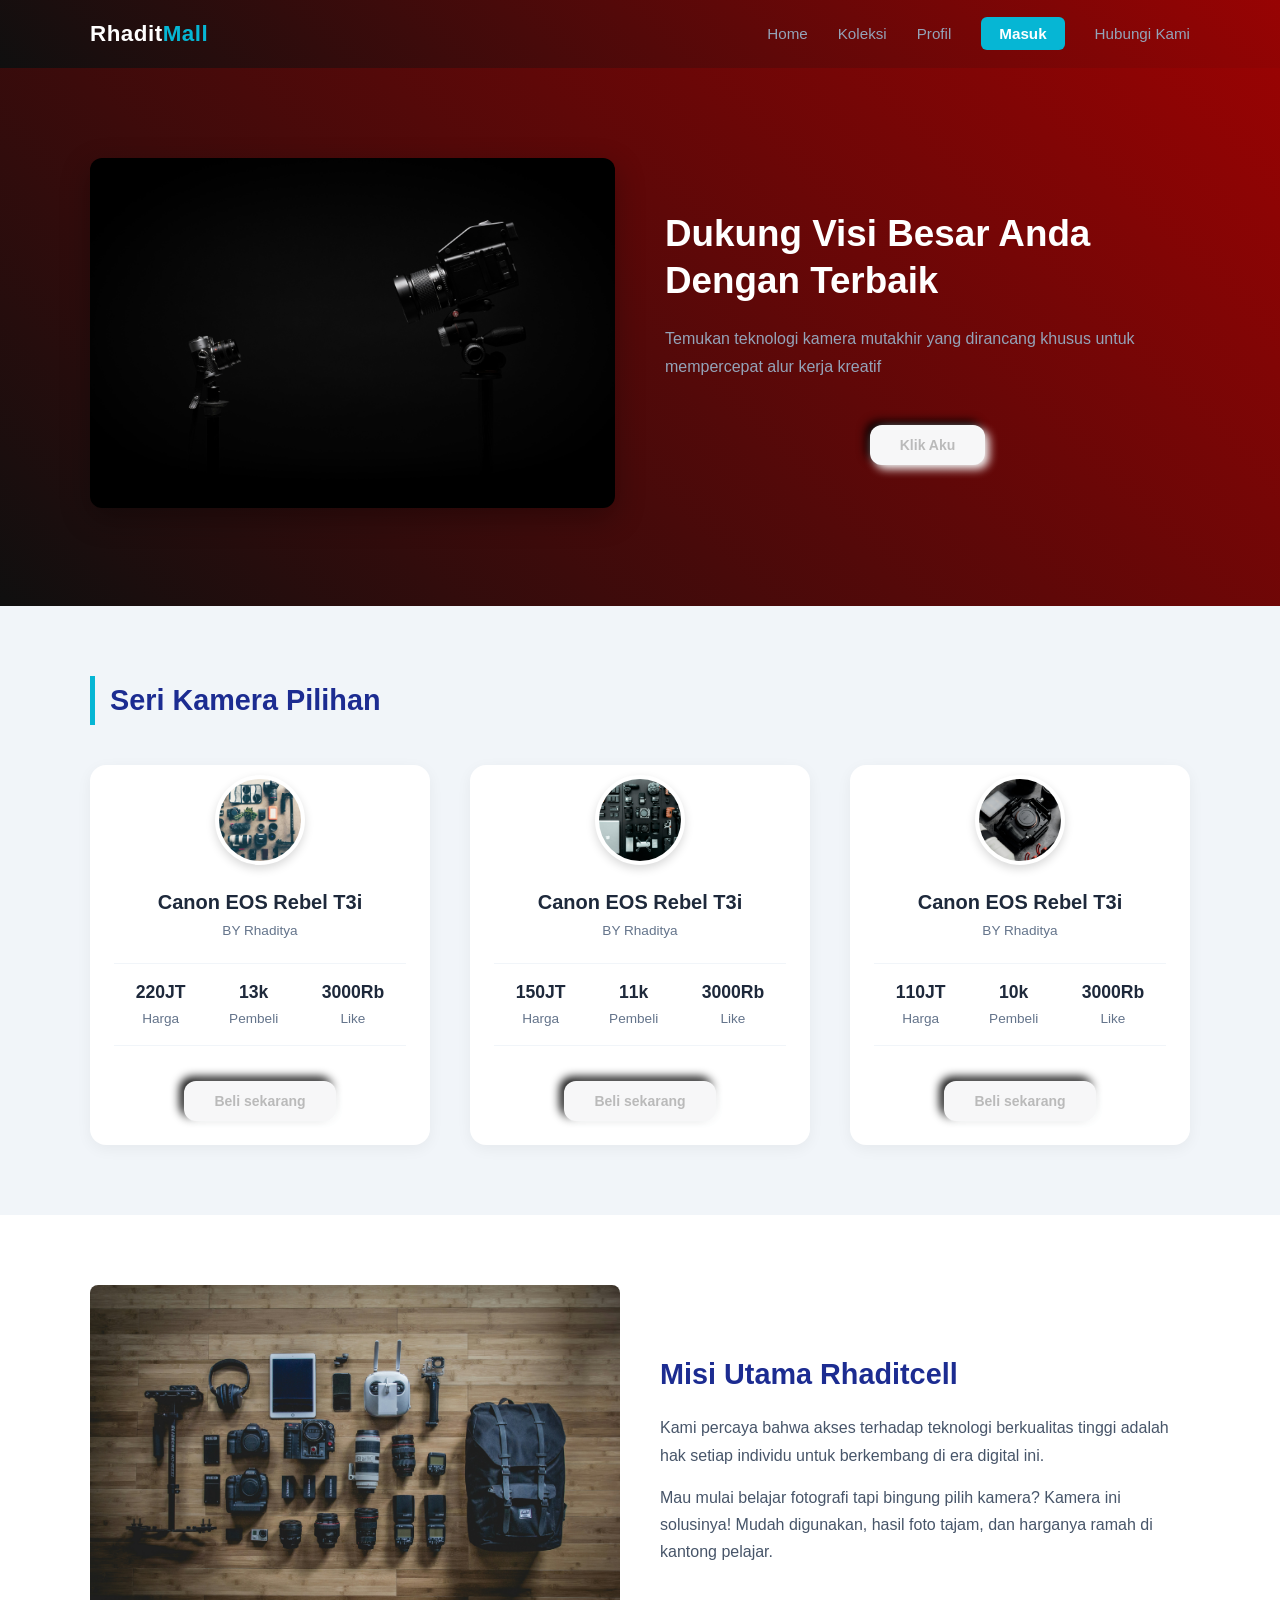
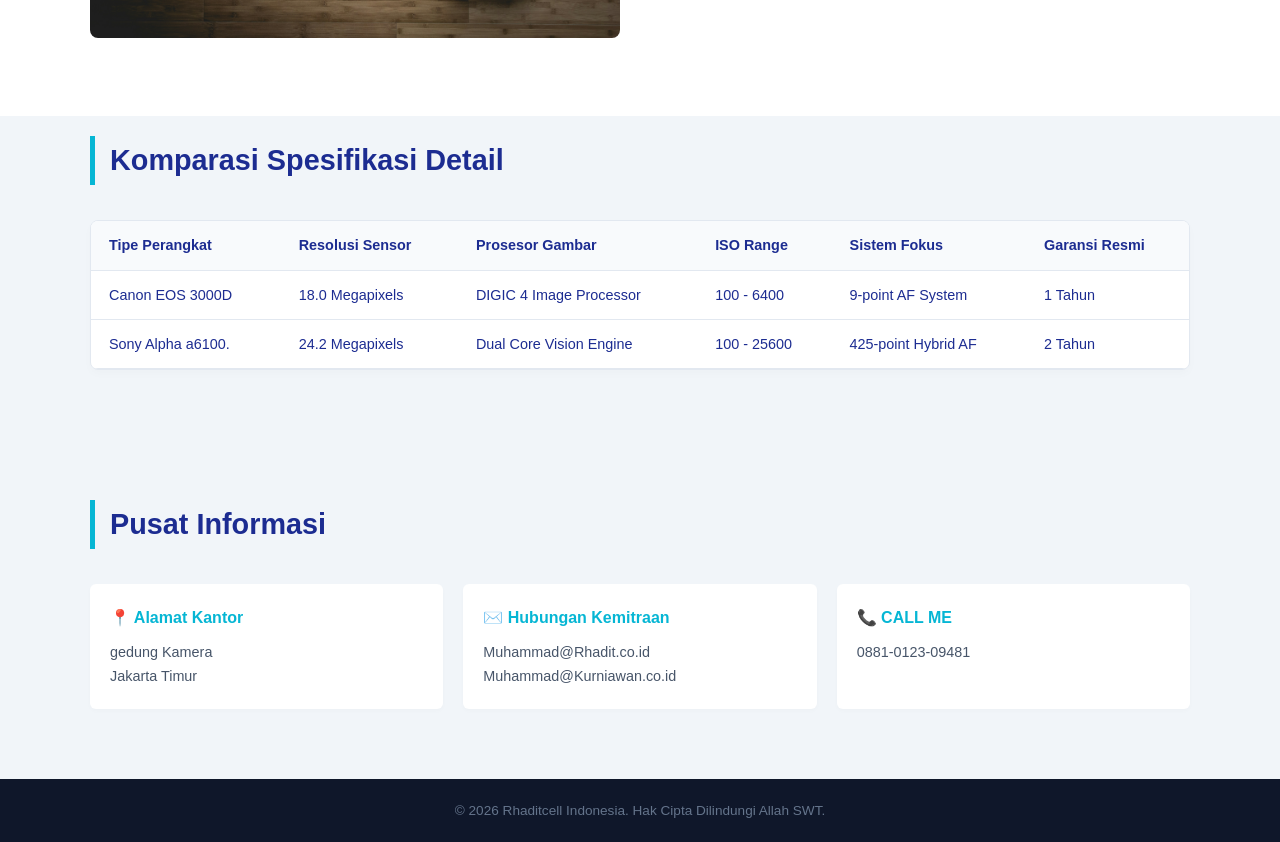
<file: pertemuan-12/index.html>
<!doctype html>
<html lang="id">
  <head>
    <meta charset="UTF-8" />
    <meta name="viewport" content="width=device-width, initial-scale=1.0" />
    <title>Rhadit Mall</title>
    <link rel="stylesheet" href="style.css" />
  </head>
  <body>
    <nav class="nav-bar">
      <div class="site-container flex-nav">
        <div class="site-logo">Rhadit<span>Mall</span></div>
        <ul class="menu-list">
          <li><a href="#home">Home</a></li>
          <li><a href="#koleksi">Koleksi</a></li>
          <li><a href="#profil">Profil</a></li>
          <li><a href="#loginScreen" class="btn-masuk">Masuk</a></li>
          <li>
            <a
              href="https://web.whatsapp.com/"
              target="_blank"
              class="btn-kontak"
              >Hubungi Kami</a
            >
          </li>
        </ul>
      </div>
    </nav>
    <header id="home" class="banner-hero">
      <div class="site-container grid-hero">
        <div class="banner-img">
          <img src="assets/kamera hitam.jpg" alt="kamera klasik" />
        </div>
        <div class="banner-info">
          <h1>Dukung Visi Besar Anda Dengan Terbaik</h1>
          <p>
            Temukan teknologi kamera mutakhir yang dirancang khusus untuk
            mempercepat alur kerja kreatif
          </p>
          <div class="neuo-bg">
            <button class="btn-neuo">Klik Aku</button>
          </div>
        </div>
      </div>
    </header>
    <section id="koleksi" class="section-katalog">
      <div class="site-container">
        <h2 class="title-heading">Seri Kamera Pilihan</h2>
        <div class="box-grid">
          <div class="card product-card">
            <div class="profile-body">
              <img
                src="assets/jual kamera.jpg"
                alt="Foto Profil"
                class="profile-img"
              />
              <h3 class="profile-name">Canon EOS Rebel T3i</h3>
              <p class="profile-role">BY Rhaditya</p>
              <div class="profile-stats">
                <div><strong>220JT</strong><br />Harga</div>
                <div><strong>13k</strong><br />Pembeli</div>
                <div><strong>3000Rb</strong><br />Like</div>
              </div>
              <div class="neuo-bg">
                <button class="btn-neuo">Beli sekarang</button>
              </div>
            </div>
          </div>
          <div class="card product-card">
            <div class="profile-body">
              <img
                src="assets/kamera.jpg"
                alt="Foto Profil"
                class="profile-img"
              />
              <h3 class="profile-name">Canon EOS Rebel T3i</h3>
              <p class="profile-role">BY Rhaditya</p>
              <div class="profile-stats">
                <div><strong>150JT</strong><br />Harga</div>
                <div><strong>11k</strong><br />Pembeli</div>
                <div><strong>3000Rb</strong><br />Like</div>
              </div>
              <div class="neuo-bg">
                <button class="btn-neuo">Beli sekarang</button>
              </div>
            </div>
          </div>
          <div class="card product-card">
            <div class="profile-body">
              <img
                src="assets/lensa kamera.jpg"
                alt="Foto Profil"
                class="profile-img"
              />
              <h3 class="profile-name">Canon EOS Rebel T3i</h3>
              <p class="profile-role">BY Rhaditya</p>
              <div class="profile-stats">
                <div><strong>110JT</strong><br />Harga</div>
                <div><strong>10k</strong><br />Pembeli</div>
                <div><strong>3000Rb</strong><br />Like</div>
              </div>
              <div class="neuo-bg">
                <button class="btn-neuo">Beli sekarang</button>
              </div>
            </div>
          </div>
        </div>
      </div>
    </section>
    <section id="profil" class="section-profil">
      <div class="site-container grid-profil">
        <div class="profil-img">
          <img src="assets/perlengkapan.jpg" alt="Tim CoreTech" />
        </div>
        <div class="profil-desc">
          <h2>Misi Utama Rhaditcell</h2>
          <p>
            Kami percaya bahwa akses terhadap teknologi berkualitas tinggi
            adalah hak setiap individu untuk berkembang di era digital ini.
          </p>
          <p>
            Mau mulai belajar fotografi tapi bingung pilih kamera? Kamera ini
            solusinya! Mudah digunakan, hasil foto tajam, dan harganya ramah di
            kantong pelajar.
          </p>
        </div>
      </div>
    </section>
    <section class="site-container" style="padding: 20px 0 60px 0;">
        <h2 class="title-heading">Komparasi Spesifikasi Detail</h2>
        <div class="overflow-wrapper">
            <table class="spesifikasi-tabel">
                <thead>
                    <tr>
                        <th>Tipe Perangkat</th>
                        <th>Resolusi Sensor</th>
                        <th>Prosesor Gambar</th>
                        <th>ISO Range</th>
                        <th>Sistem Fokus</th>
                        <th>Garansi Resmi</th>
                    </tr>
                </thead>
                <tbody>
                    <tr>
                        <td> Canon EOS 3000D</td>
                        <td>18.0 Megapixels</td>
                        <td>DIGIC 4 Image Processor</td>
                        <td>100 - 6400</td>
                        <td>9-point AF System</td>
                        <td>1 Tahun</td>
                    </tr>
                    <tr>
                        <td>Sony Alpha a6100. </td>
                        <td>24.2 Megapixels</td>
                        <td>Dual Core Vision Engine</td>
                        <td>100 - 25600</td>
                        <td>425-point Hybrid AF</td>
                        <td>2 Tahun</td>
                    </tr>
                </tbody>
            </table>
        </div>
    </section>

    <section id="hubungi" class="section-hubungi">
      <div class="site-container">
        <h2 class="title-heading">Pusat Informasi</h2>
        <div class="info-row">
          <div class="info-cell">
            <h4>📍 Alamat Kantor</h4>
            <p>gedung Kamera<br />Jakarta Timur</p>
          </div>
          <div class="info-cell">
            <h4>✉️ Hubungan Kemitraan</h4>
            <p>Muhammad@Rhadit.co.id<br />Muhammad@Kurniawan.co.id</p>
          </div>
          <div class="info-cell">
            <h4>📞 CALL ME</h4>
            <p>0881-0123-09481<br /></p>
          </div>
        </div>
      </div>
    </section>
    <footer class="site-footer">
      <div class="site-container">
        <p>&copy; 2026 Rhaditcell Indonesia. Hak Cipta Dilindungi Allah SWT.</p>
      </div>
    </footer>

    <div id="loginScreen" class="modal-overlay">
      <a href="#" class="modal-tutup-luar"></a>

      <div class="modal-card">
        <a href="#" class="btn-close">&times;</a>

        <h3>Menu Masuk</h3>

        <form action="#">
          <div class="form-grup">
            <label>Nama Pengguna / Email</label>
            <input type="email" placeholder="radit@email.com" required />
          </div>

          <div class="form-grup">
            <label>Kata Sandi</label>
            <input type="password" placeholder="••••••••" required />
          </div>

          <button type="submit" class="btn-submit">Masuk Sekarang</button>
        </form>
      </div>
    </div>
  </body>
</html>
</file>
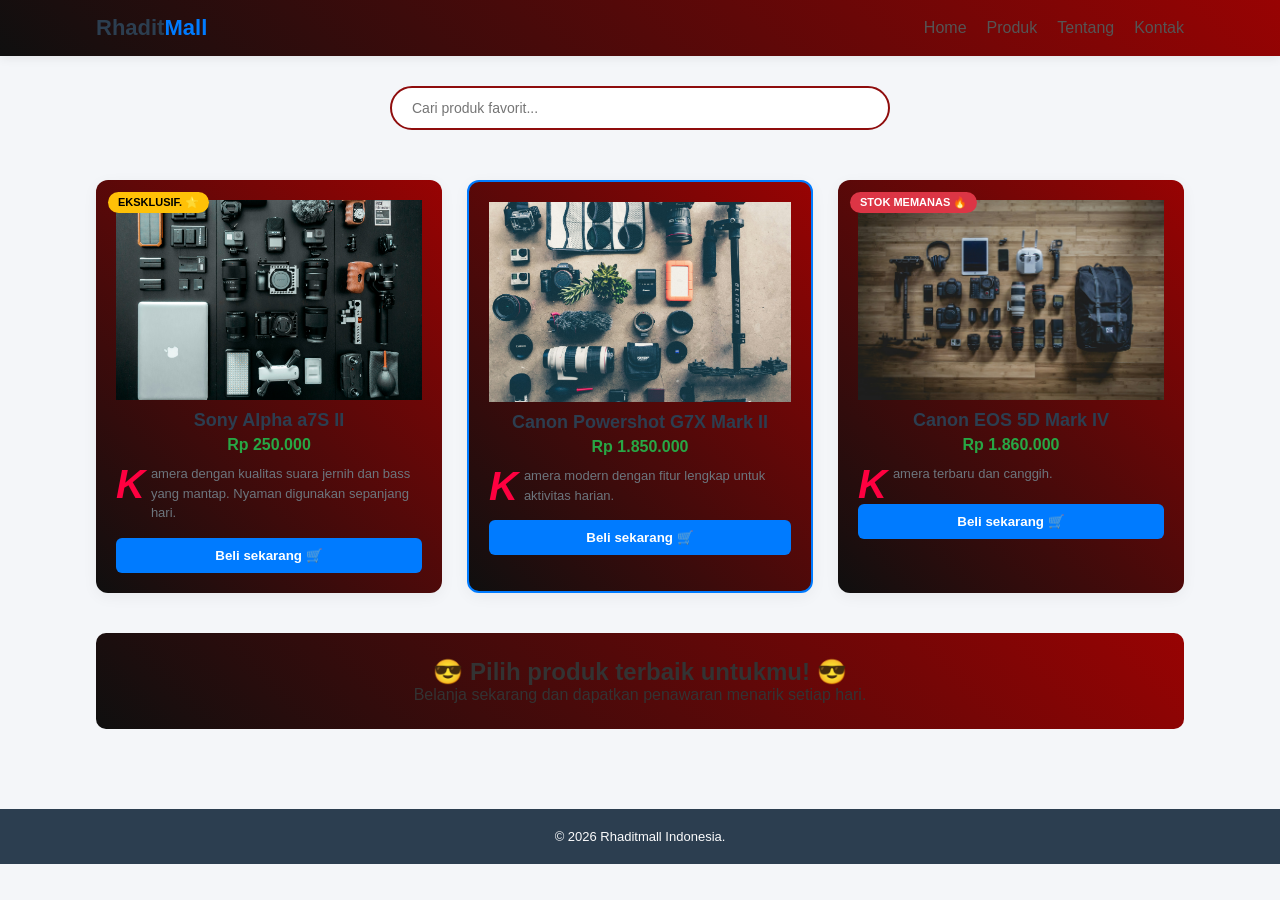
<file: pertemuan-13/index.html>
<!doctype html>
<html lang="id">
  <head>
    <meta charset="UTF-8" />
    <meta name="viewport" content="width=device-width, initial-scale=1.0" />
    <title>Rhadit Mall</title>
    <link rel="stylesheet" href="style.css" />
  </head>
  <body>
    <nav class="nav-bar">
      <div class="site-container flex-nav">
        <div class="site-logo">Rhadit<span>Mall</span></div>
        <ul class="menu-list">
          <li><a href="#">Home</a></li>
          <li><a href="#">Produk</a></li>
          <li><a href="#">Tentang</a></li>
          <li><a href="#">Kontak</a></li>
        </ul>
      </div>
    </nav>

    <div class="search-section">
      <div class="site-container">
        <input type="text" class="search-input" placeholder="Cari produk favorit..." />
      </div>
    </div>

    <section class="section-katalog">
      <div class="site-container">
        <div class="box-grid">

          <div class="card product-card">
            <div class="profile-body">
              <div class="card-img-wrapper">
                <img src="assets/kamera.jpg" alt="Headphone Wireless" class="profile-img" />
              </div>
              <h3 class="profile-name">Sony Alpha a7S II</h3>
              <span class="price">Rp 250.000</span>
              <p class="card-text drop-cap">Kamera dengan kualitas suara jernih dan bass yang mantap. Nyaman digunakan sepanjang hari.</p>
              <div class="neuo-bg">
                <button class="btn-neuo">Beli sekarang 🛒</button>
              </div>
            </div>
          </div>

          <div class="card product-card">
            <div class="profile-body">
              <div class="card-img-wrapper">
                <img src="assets/jual kamera.jpg" alt="Smartwatch Series 5" class="profile-img" />
              </div>
              <h3 class="profile-name">Canon Powershot G7X Mark II</h3>
              <span class="price">Rp 1.850.000</span>
              <p class="card-text drop-cap">Kamera modern dengan fitur lengkap untuk aktivitas harian.</p>
              <div class="neuo-bg">
                <button class="btn-neuo">Beli sekarang 🛒</button>
              </div>
            </div>
          </div>

          <div class="card product-card">
            <div class="profile-body">
              <div class="card-img-wrapper">
                <img src="assets/perlengkapan.jpg" alt="Sepatu Sport Pro" class="profile-img" />
              </div>
              <h3 class="profile-name">Canon EOS 5D Mark IV</h3>
              <span class="price">Rp 1.860.000</span>
              <p class="card-text drop-cap">Kamera terbaru dan canggih.</p>
              <div class="neuo-bg">
                <button class="btn-neuo">Beli sekarang 🛒</button>
              </div>
            </div>
          </div>

        </div>

        <div class="footer-promo">
          <h2>Pilih produk terbaik untukmu!</h2>
          <p class="select-text">Belanja sekarang dan dapatkan penawaran menarik setiap hari.</p>
        </div>
      </div>
    </section>

    <footer class="site-footer">
      <div class="site-container">
        <p>&copy; 2026 Rhaditmall Indonesia.</p>
      </div>
    </footer>
  </body>
</html>
</file>
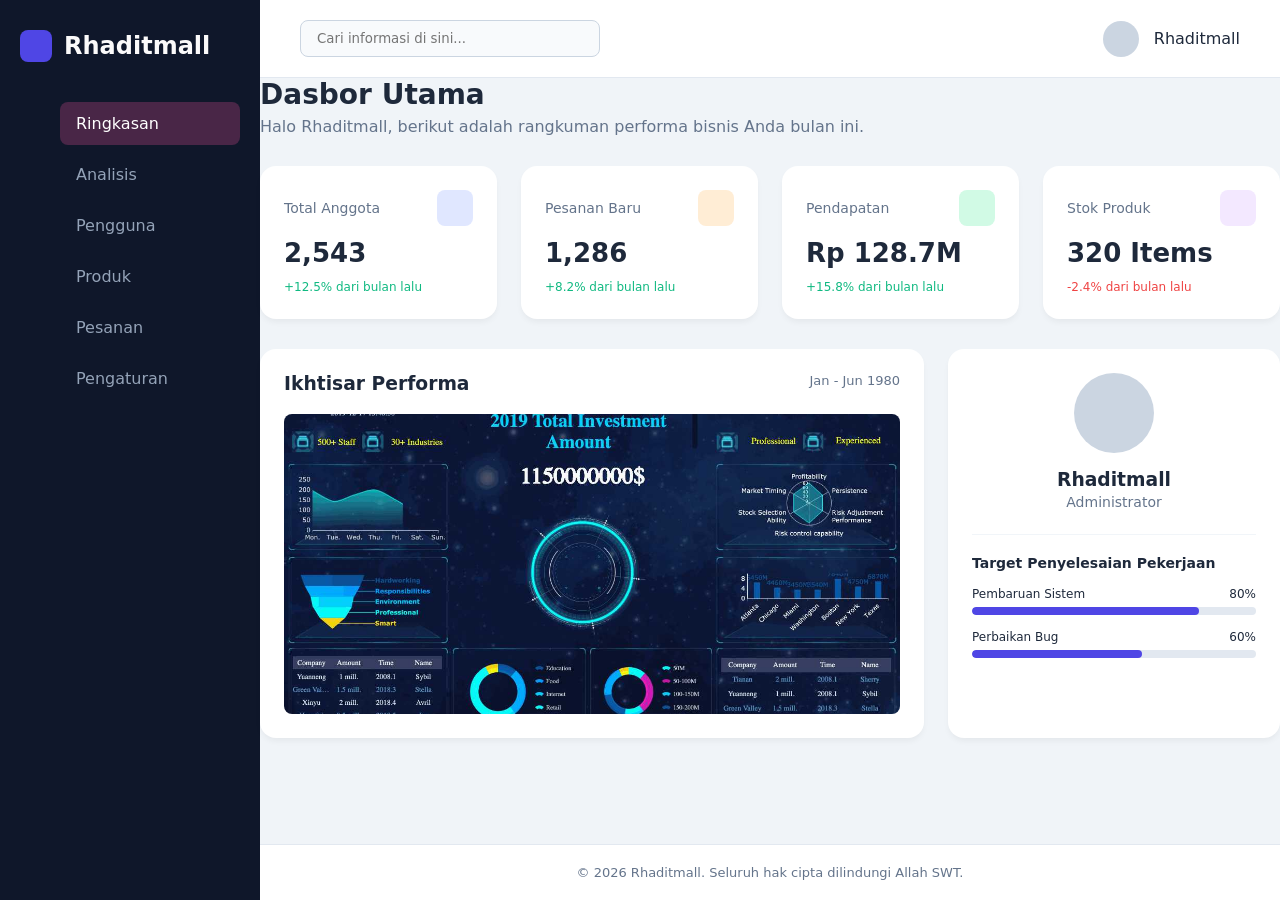
<file: pertemuan-14/index.html>
<!doctype html>
<html lang="id">
  <head>
    <meta charset="UTF-8" />
    <meta name="viewport" content="width=device-width, initial-scale=1.0" />
    <title>Dashboard</title>
    <link rel="stylesheet" href="style.css" />
  </head>
  <body>
    <div class="dashboard-container">
      <aside class="sidebar">
        <div class="sidebar-brand">
          <div class="brand-icon"></div>
          <h2>Rhaditmall</h2>
        </div>
        <ul class="sidebar-menu">
          <li class="active"><a href="#">Ringkasan</a></li>
          <li><a href="#">Analisis</a></li>
          <li><a href="#">Pengguna</a></li>
          <li><a href="#">Produk</a></li>
          <li><a href="#">Pesanan</a></li>
          <li><a href="#">Pengaturan</a></li>
        </ul>
      </aside>
      <main class="main-content">
        <header class="topbar">
          <div class="search-box">
            <input type="text" placeholder="Cari informasi di sini..." />
          </div>
          <div class="user-profile-top">
            <div class="notification-badge"></div>
            <div class="avatar-small"></div>
            <span class="user-name">Rhaditmall</span>
          </div>
        </header>

        <div class="content-body">
          <div class="welcome-heading">
            <h1>Dasbor Utama</h1>
            <p>
              Halo Rhaditmall, berikut adalah rangkuman performa bisnis Anda
              bulan ini.
            </p>
          </div>
          <div class="stats-grid">
            <div class="card stat-card">
              <div class="stat-header">
                <span class="stat-title">Total Anggota</span>
                <div class="icon-box blue"></div>
              </div>
              <h2 class="stat-value">2,543</h2>
              <span class="stat-trend trend-up">+12.5% dari bulan lalu</span>
            </div>

            <div class="card stat-card">
              <div class="stat-header">
                <span class="stat-title">Pesanan Baru</span>
                <div class="icon-box orange"></div>
              </div>
              <h2 class="stat-value">1,286</h2>
              <span class="stat-trend trend-up">+8.2% dari bulan lalu</span>
            </div>

            <div class="card stat-card">
              <div class="stat-header">
                <span class="stat-title">Pendapatan</span>
                <div class="icon-box green"></div>
              </div>
              <h2 class="stat-value">Rp 128.7M</h2>
              <span class="stat-trend trend-up">+15.8% dari bulan lalu</span>
            </div>

            <div class="card stat-card">
              <div class="stat-header">
                <span class="stat-title">Stok Produk</span>
                <div class="icon-box purple"></div>
              </div>
              <h2 class="stat-value">320 Items</h2>
              <span class="stat-trend trend-down">-2.4% dari bulan lalu</span>
            </div>
          </div>

          <div class="lower-grid">
            <div class="card chart-card">
              <div class="chart-header">
                <h3>Ikhtisar Performa</h3>
                <span class="chart-label">Jan - Jun 1980</span>
              </div>

              <div class="chart-placeholder">
                <img
                  src="assets/Area Visualisasi Grafik.jpg"
                  alt="Visualisasi Grafik Performa"
                  class="chart-image"
                />
              </div>
            </div>
            <div class="card profile-card">
              <div class="profile-info">
                <div class="avatar-large"></div>
                <h3>Rhaditmall</h3>
                <p class="role">Administrator</p>
              </div>

              <div class="progress-section">
                <h4>Target Penyelesaian Pekerjaan</h4>

                <div class="progress-group">
                  <div class="progress-labels">
                    <span>Pembaruan Sistem</span>
                    <span>80%</span>
                  </div>
                  <div class="progress-bar">
                    <div class="bar-fill" style="width: 80%"></div>
                  </div>
                </div>

                <div class="progress-group">
                  <div class="progress-labels">
                    <span>Perbaikan Bug</span>
                    <span>60%</span>
                  </div>
                  <div class="progress-bar">
                    <div class="bar-fill" style="width: 60%"></div>
                  </div>
                </div>
              </div>
            </div>
          </div>
        </div>

        <footer class="main-footer">
          <p>&copy; 2026 Rhaditmall. Seluruh hak cipta dilindungi Allah SWT.</p>
        </footer>
      </main>
    </div>
  </body>
</html>
</file>
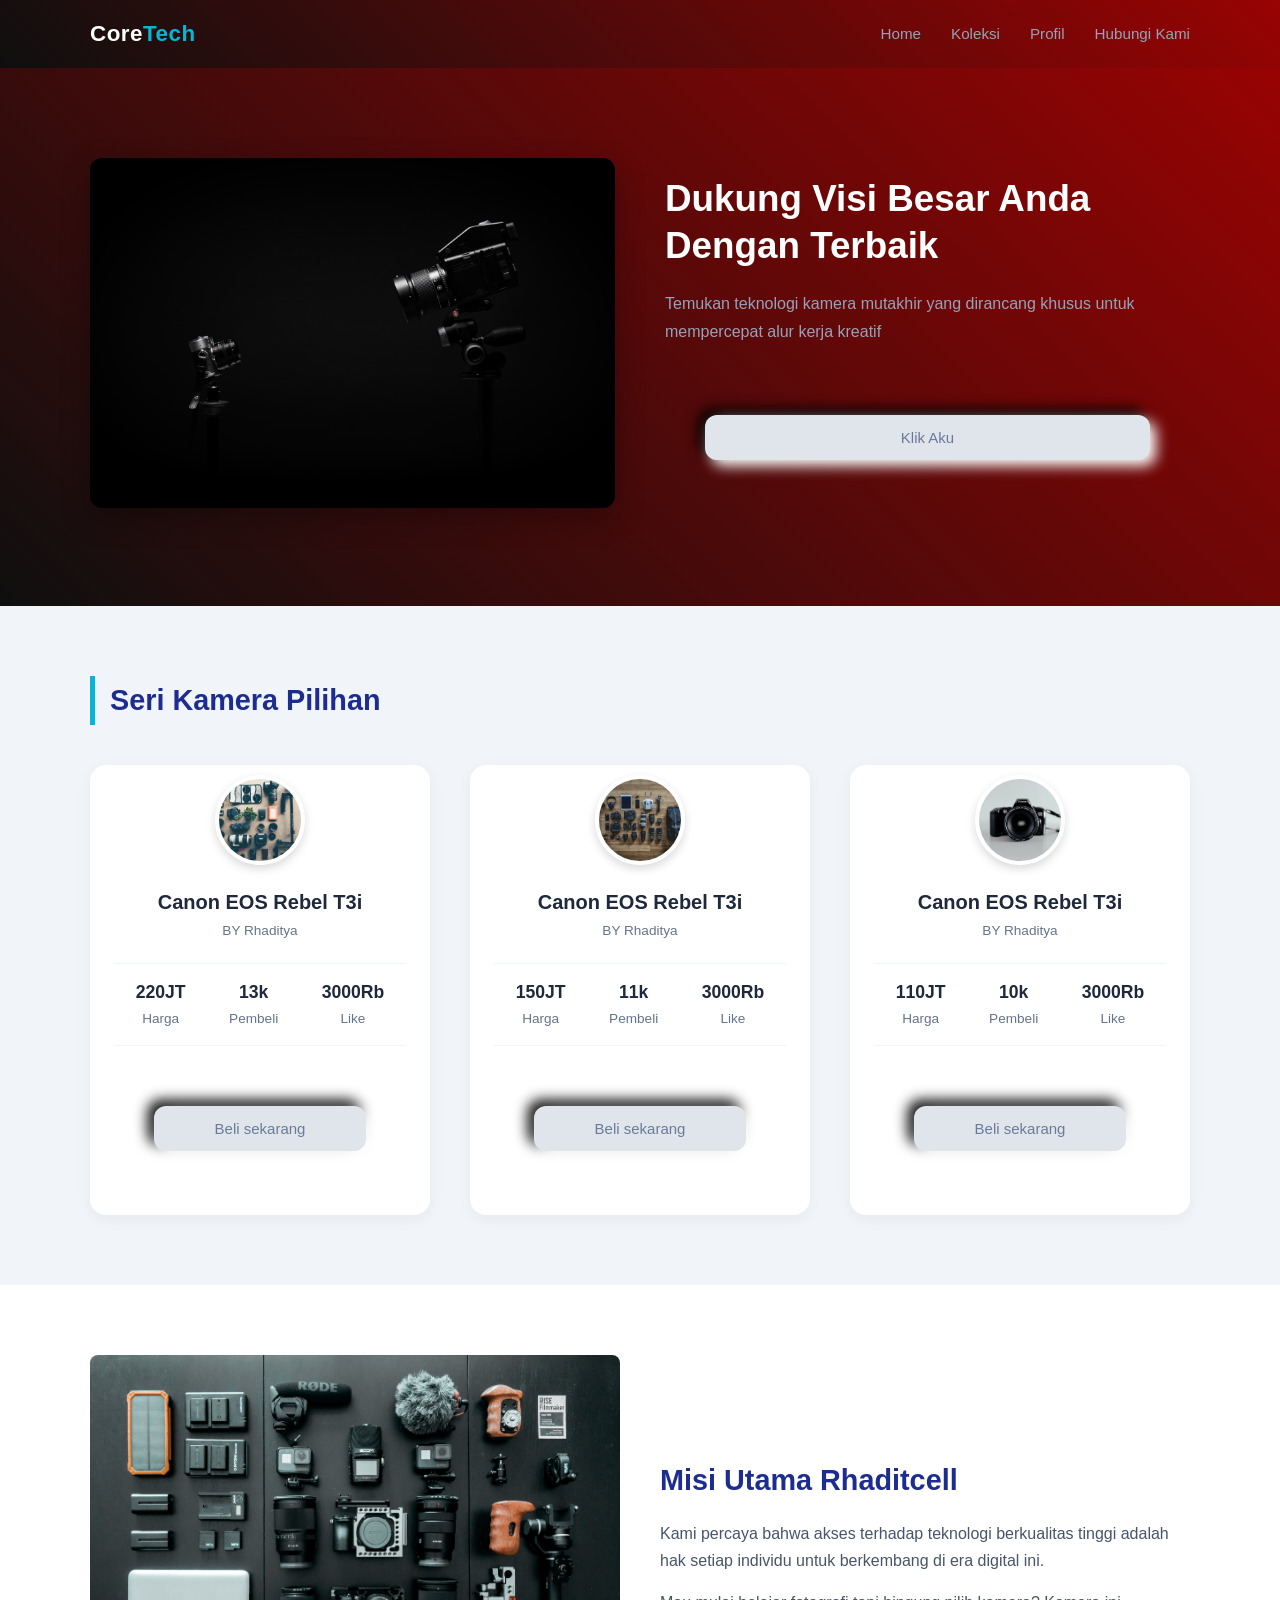
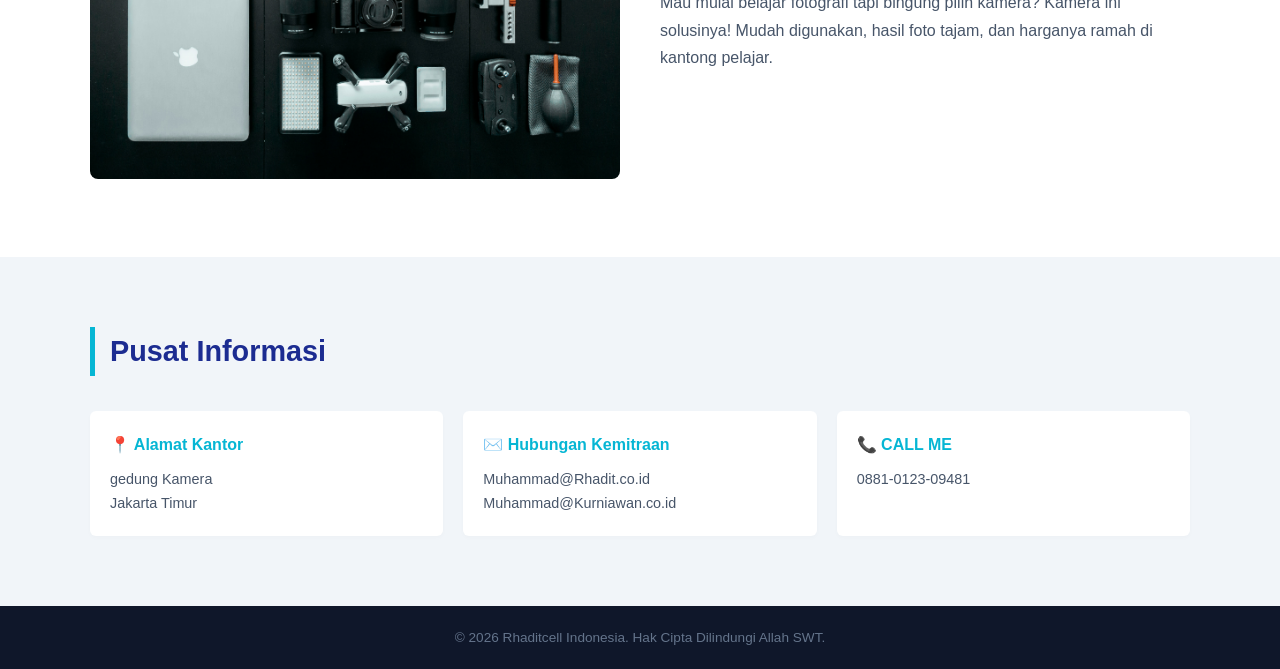
<file: efaluasi 02/idex.html>
<!DOCTYPE html>
<html lang="id">
<head>
    <meta charset="UTF-8">
    <meta name="viewport" content="width=device-width, initial-scale=1.0">
    <title>brosur</title>
    <link rel="stylesheet" href="style.css">
</head>
<body>
    <nav class="nav-bar">
        <div class="site-container flex-nav">
            <div class="site-logo">Core<span>Tech</span></div>
            <ul class="menu-list">
                <li><a href="home">Home</a></li>
                <li><a href="koleksi">Koleksi</a></li>
                <li><a href="profil">Profil</a></li>
                <li><a href="https://web.whatsapp.com/" target="_blank" class="btn-kontak">Hubungi Kami</a></li>
            </ul>
        </div>
    </nav>
    <header id="home" class="banner-hero">
        <div class="site-container grid-hero">
           
            <div class="banner-img">
                <img src="assets/florian-klauer-LmkaYtMpNS8-unsplash.jpg" alt="kamera klasik">
            </div>
            <div class="banner-info">
                <h1>Dukung Visi Besar Anda Dengan Terbaik</h1>
                <p>Temukan teknologi kamera mutakhir yang dirancang khusus untuk mempercepat alur kerja kreatif </p>
                <div class="neuo-bg">
                 <button class="btn-neuo">Klik Aku</button>
                </div>
            </div>
        </div>
    </header>
    <section id="koleksi" class="section-katalog">
        <div class="site-container">
            <h2 class="title-heading">Seri Kamera Pilihan</h2>
            <div class="box-grid">
                <div class="card product-card">
                    <div class="profile-body">
                        <img src="assets/jakob-owens-EXf5DjXytZE-unsplash.jpg" alt="Foto Profil" class="profile-img">
                        <h3 class="profile-name">Canon EOS Rebel T3i</h3>
                        <p class="profile-role">BY Rhaditya</p>
                        <div class="profile-stats">
                            <div><strong>220JT</strong><br>Harga</div>
                            <div><strong>13k</strong><br>Pembeli</div>
                            <div><strong>3000Rb</strong><br>Like</div>
                        </div>
                        <div class="neuo-bg">
                            <button class="btn-neuo">Beli sekarang</button>
                        </div>
                    </div>
                </div>
                <div class="card product-card">
                    <div class="profile-body">
                        <img src="assets/jeff-hopper-iCtJF-A5hvs-unsplash.jpg" alt="Foto Profil" class="profile-img">
                        <h3 class="profile-name">Canon EOS Rebel T3i</h3>
                        <p class="profile-role">BY Rhaditya</p>
                        <div class="profile-stats">
                            <div><strong>150JT</strong><br>Harga</div>
                            <div><strong>11k</strong><br>Pembeli</div>
                            <div><strong>3000Rb</strong><br>Like</div>
                        </div>
                        <div class="neuo-bg">
                            <button class="btn-neuo">Beli sekarang</button>
                        </div>
                    </div>
                </div>
                <div class="card product-card">
                    <div class="profile-body">
                        <img src="assets/thomas-ae-6Io0psUdasY-unsplash.jpg" alt="Foto Profil" class="profile-img">
                        <h3 class="profile-name">Canon EOS Rebel T3i</h3>
                        <p class="profile-role">BY Rhaditya</p>
                        <div class="profile-stats">
                            <div><strong>110JT</strong><br>Harga</div>
                            <div><strong>10k</strong><br>Pembeli</div>
                            <div><strong>3000Rb</strong><br>Like</div>
                        </div>
                        <div class="neuo-bg">
                            <button class="btn-neuo">Beli sekarang</button>
                        </div>
                    </div>
                </div>

            </div>
        </div>
    </section>
    <section id="profil" class="section-profil">
        <div class="site-container grid-profil">
            <div class="profil-img">
                <img src="assets/2.jpg" alt="Tim CoreTech">
            </div>
            <div class="profil-desc">
                <h2>Misi Utama Rhaditcell</h2>
                <p>Kami percaya bahwa akses terhadap teknologi berkualitas tinggi adalah hak setiap individu untuk berkembang di era digital ini.</p>
                <p>Mau mulai belajar fotografi tapi bingung pilih kamera? Kamera ini solusinya! Mudah digunakan, hasil foto tajam, dan harganya ramah di kantong pelajar.</p>
            </div>
        </div>
    </section>
    <section id="hubungi" class="section-hubungi">
        <div class="site-container">
            <h2 class="title-heading">Pusat Informasi</h2>
            <div class="info-row">
                <div class="info-cell">
                    <h4>📍 Alamat Kantor</h4>
                    <p>gedung Kamera<br>Jakarta Timur</p>
                </div>
                <div class="info-cell">
                    <h4>✉️ Hubungan Kemitraan</h4>
                    <p>Muhammad@Rhadit.co.id<br>Muhammad@Kurniawan.co.id</p>
                </div>
                <div class="info-cell">
                    <h4>📞 CALL ME</h4>
                    <p>0881-0123-09481<br></p>
                </div>
            </div>
        </div>
    </section>
    <footer class="site-footer">
        <div class="site-container">
            <p>&copy; 2026 Rhaditcell Indonesia. Hak Cipta Dilindungi Allah SWT.</p>
        </div>
    </footer>

</body>
</html>
</file>
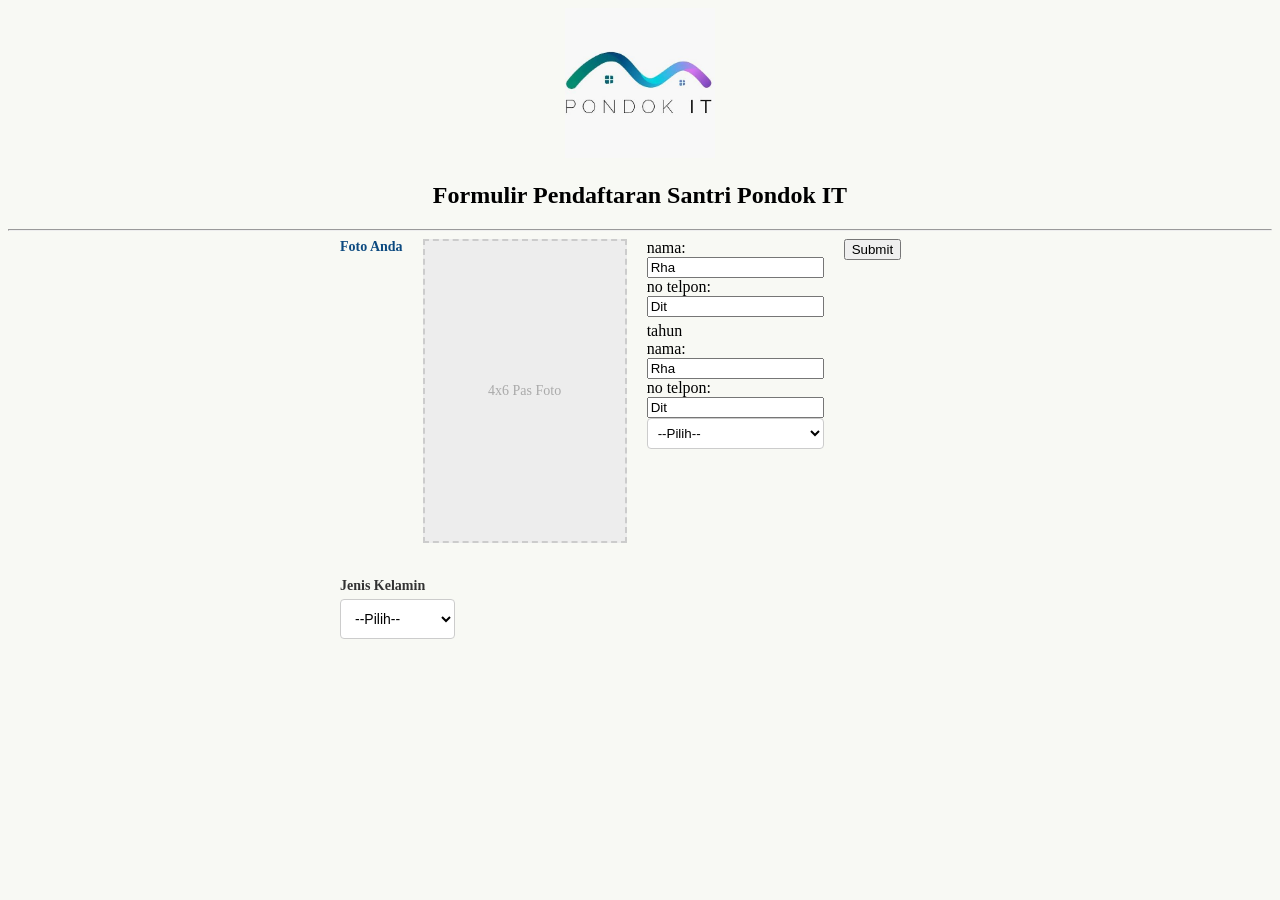
<file: pertemuan-05/pendaftaran.html>
<!DOCTYPE html>
<html lang="en">
<head>
    <meta charset="UTF-8">
    <meta name="viewport" content="width=device-width, initial-scale=1.0">
     <meta name="description" content="Website Profil Resmi Pondok IT. Lembaga pendidikan gratis untuk mencetak generasi programmer,">
    <meta name="author" content="muhammad rhaditya kurniawan">
    <title>FORM PENDAFTARAN</title>
</head>
<body style="background-color: rgb(248, 249, 244); text-align: center;">
    <img src="assets/images (2).jpg" alt="Logo Pondok IT" width="150">
    <h2>Formulir Pendaftaran Santri Pondok IT</h2>
    <hr>
<div style="display: flex; flex-wrap: wrap; gap: 20px; align-items: flex-start; max-width: 600px; margin: 0 auto; text-align: left;">

    
    <label style="font-weight: bold; display: block; margin-bottom: 10px; color: #0c4a80; font-size: 14px;">Foto Anda</label>
    
    <div style="text-align: left; width: 200px; height: 300px; border: 2px dashed #ccc; margin: 0 0 15px 0; display: flex; align-items: center; justify-content: center; color: #aaa; background: #ededed; font-size: 14px;">
        4x6 Pas Foto
    </div>

    <form action="/action_page.php">
  <label for="fname">nama:</label><br>
  <input type="text" id="fname" name="fname" value="Rha"><br>
  <label for="lname">no telpon:</label><br>
  <input type="text" id="lname" name="lname" value="Dit"><br>
  <label for="tahun" style="font-weight: bold; display: block; margin-bottom: 5px; color: #333; font-size: 14px;"></label>
            tahun
            <div>
 <form action="/action_page.php"></form>
  <label for="lname">nama:</label><br>
  <input type="text" value="Rha"><br>
  <label for="lname">no telpon:</label><br>
  <input type="text"  value="Dit"><br>
   <td style="padding: 8px; border: 1px solid #ccc;">
                    <select name="tahun_selesai[]" style="width: 100%; padding: 6px; border: 1px solid #ccc; border-radius: 4px; background-color: white;">
                        <option value="">--Pilih--</option>
                        <option value="2026">2026</option>
                        <option value="2025">2025</option>
                        <option value="2024">2024</option>
                        <option value="2023">2023</option>
                    </select>
                </td>

            </div>
  
            <input type="submit" value="Submit">
                <div style="display: flex; gap: 20px; margin-bottom: 15px;">

<div style="flex: 1;">
        <label for="jenis_kelamin" style="font-weight: bold; display: block; margin-bottom: 5px; color: #333; font-size: 14px;">
            Jenis Kelamin
        </label>
        <select id="jenis_kelamin" name="jenis_kelamin" style="width: 100%; padding: 10px; border: 1px solid #ccc; border-radius: 4px; background-color: white; font-size: 14px; height: 40px; box-sizing: border-box;">
            <option value="">--Pilih--</option>
            <option value="Laki-laki">Laki-laki</option>
            <option value="Perempuan">Perempuan</option>
        </select>
    </div>

</div>
  
</form> 

</div>

</body>
</html>
</file>
<file: pertemuan-07/style.css>
/*UNIVERSAL SELECTOR*/
* {
    margin: 0;
    padding: 0;
    box-sizing: border-box;
}

/*ELEMENT SELECTOR*/
body {
    font-family: 'Segoe UI', Tahoma, Geneva, Verdana, sans-serif;
    background-color: white;
    color: black;
    text-align: center; 
}

header {
    background-color: black;
    padding: 20px;
}

h2 {
    color: blue;
    margin-bottom: 15px;
}

p {
    font-size: 16px;
    margin-bottom: 15px;
}

ul {
    margin-bottom: 20px;
    list-style-position: inside; 
}

li {
    padding: 4px 0;
}

label {
    font-size: 14px;
    display: block;
    margin-bottom: 5px;
}

input, textarea {
    width: 100%;
    padding: 8px;
    border: 1px solid #ccc;
    
    text-align: center; 
}

button {
    background-color: #2c3e50;
    color: #ffffff;
    padding: 10px 20px;
    border: none;
    font-size: 16px;
    cursor: pointer;
}

/*ID SELECTOR*/
#nama-lengkap {
    color: #ffffff;
    font-size: 32px;
}
/*CLASS SELECTOR*/
.container {
    width: 60%;
    margin: 40px auto;
    background-color: #ffffff;
    padding: 30px;
    border: 1px solid #e0e0e0;
}

.section-profil {
    margin-bottom: 25px;
}

.foto-diri {
    width: 150px;
    height: 150px;
    border: 3px solid #2c3e50;
}

.form-group {
    margin-bottom: 15px;
}

table{
    width: 100%;
            max-width: 600px;
            margin: 0 auto;
            border-collapse: collapse;
            background-color: rgb(14, 14, 14);
            text-align: left;
            font-size: 15px;
}
.table-head
{
    background-color: rgb(246, 248, 249);
}
</file>
<file: pertemuan-08/style.css>
* {
  margin: 0;
  padding: 0;
  box-sizing: border-box;
}

body {
  font-family: sans-serif;
  background-color: #fcfafa;
  color: #333;
  text-align: center;
  line-height: 1.6;
}
header,
footer {
  background: linear-gradient(rgb(5, 5, 4));
  color: #fdf8f8;
  padding: 15px;
  display: flex;
  justify-content: center;
  align-items: center;
  gap: 10px;
}

.logo {
  width: 40px;
  height: 40px;
  background: url("assets/logo.jpg") center/contain no-repeat;
}

.hero-section {
  background-image: url("assets/logo.jpg");
  background-size: cover;
  background-position: center;
  background-repeat: no-repeat;
  min-height: 500px;
  display: flex;
  align-items: center;
}

.hero-overlay {
  background: linear-gradient(
    90deg,
    rgba(6, 11, 17, 0.9) 30%,
    rgba(6, 11, 17, 0.4) 100%
  );
  width: 100%;
  min-height: 500px;
  display: flex;
  align-items: center;
}

.hero-content {
  width: 85%;
  margin: 0 auto;
  text-align: left;
}

.tag-new {
  background-color: #f38e12;
  color: white;
  font-size: 11px;
  font-weight: bold;
  padding: 4px 8px;
  border-radius: 3px;
}

.hero-title {
  color: #ffffff;
  font-size: 42px;
  margin-top: 15px;
  margin-bottom: 15px;
  line-height: 1.2;
}

.hero-desc {
  color: #bdc3c7;
  font-size: 16px;
  max-width: 500px;
  margin-bottom: 25px;
}

.hero-buttons {
  display: flex;
  gap: 15px;
}

.btn-primary {
  background-color: transparent;
  color: #ffffff;
  border: 1px solid #ffffff;
  padding: 10px 20px;
  text-decoration: none;
  font-size: 14px;
  font-weight: bold;
  border-radius: 4px;
}

.btn-secondary {
  background-color: transparent;
  color: #ffffff;
  border: 1px solid #7f8c8d;
  padding: 10px 20px;
  text-decoration: none;
  font-size: 14px;
  border-radius: 4px;
}

.hero h2 {
  font-size: 32px;
  margin-bottom: 10px;
}
.konten-box {
  width: 100%;
  max-width: 4000px;
  margin: 30px auto;
  padding: 25px;
  border: 1px solid #fbf8f8;
  font-size: larger;
}

.gambar-produk {
  width: 100%;
  height: 250px;
  background: url("assets/foto.jpg") center/contain no-repeat;
  margin-bottom: 15px;
}

h3,
h4 {
  margin: 15px 0 5px 0;
}

.harga {
  color: #ff5722;
  font-weight: bold;
  font-size: 20px;
}

.deskripsi {
  font-size: 15px;
  color: #666;
  margin-bottom: 20px;
}

ul {
  list-style-position: inside;
  text-align: left;
  margin: 10px auto 25px auto;
  max-width: 400px;
}

li {
  padding: 4px 0;
  font-size: 14px;
}
.btn-kontak {
  display: inline-block;
  background-color: #ff5722;
  color: #010000;
  padding: 12px 30px;
  text-decoration: none;
  font-weight: bold;
  border-radius: 4px;
}
</file>
<file: pertemuan-09/style.css>
* {
    margin: 0;
    padding: 0;
    box-sizing: border-box; 
    font-family: 'Segoe UI', Tahoma, Geneva, Verdana, sans-serif;
}

body {
    background: linear-gradient(135deg, #fafbfd, #f2f3f5);
    min-height: 100vh;
    padding: 40px 20px;
    display: flex;
    justify-content: center;
    align-items: center;
}

.grid-container {
    display: grid;
    grid-template-columns: repeat(auto-fit, minmax(280px, 1fr));
    gap: 30px;
    width: 100%;
    max-width: 1000px; 
}

.card {
    background-color: #ffffff;
    border-radius: 16px;
    overflow: hidden;
    box-shadow: 0 10px 20px rgba(0, 0, 0, 0.2);
    transition: transform 0.3s ease, box-shadow 0.3s ease;
    display: flex;
    flex-direction: column;
}

.card:hover {
    transform: translateY(-8px);
    box-shadow: 0 15px 30px rgba(0, 0, 0, 0.3);
}

.profile-card {
    text-align: center;
}

.profile-header {
    height: 110px;
    background: linear-gradient(45deg, #0f0f0f, #980303);
}

.profile-body {
    padding: 0 24px 24px 24px;
    position: relative;
}

.profile-img {
    width: 90px;
    height: 90px;
    border-radius: 50%;
    border: 4px solid #ffffff;
    object-fit: cover;
    margin-top: -45px; 
    margin-bottom: 12px;
    background-color: #e2e8f0; 
}

.profile-name {
    font-size: 1.25rem;
    color: #1e293b;
    font-weight: 600;
}

.profile-role {
    font-size: 0.85rem;
    color: #64748b;
    margin-bottom: 20px;
}

.profile-stats {
    display: flex;
    justify-content: space-around;
    border-top: 1px solid #f1f5f9;
    border-bottom: 1px solid #f1f5f9;
    padding: 14px 0;
    margin-bottom: 20px;
    font-size: 0.85rem;
    color: #64748b;
}

.profile-stats strong {
    color: #1e293b;
    font-size: 1.1rem;
}

.btn {
    padding: 10px 16px;
    border: none;
    border-radius: 8px;
    font-weight: 600;
    cursor: pointer;
    transition: all 0.2s ease;
    text-align: center;
    width: 100%;
}

.neuo-bg {
    display: flex;
    justify-content: center;
    align-items: center;
    width: 100%;
}

.btn-neuo {
  padding: 14px 36px;
  border-radius: 12px;
  border: none;
  cursor: pointer;
  font-size: 15px;
  font-weight: 500;
  color: #030303;
  background: #f9fafc; 
  box-shadow:
    6px 6px 14px #b8bec8,
    -6px -6px 14px #ffffff;
  transition:
    box-shadow 0.15s,
    transform 0.15s;
}

.btn-neuo:active {
  box-shadow:
    inset 4px 4px 10px #b8bec8,
    inset -4px -4px 10px #ffffff;
  transform: scale(0.98);
}

.btn-glass:hover {
  background: rgba(255, 255, 255, 0.25);
}



.btn-outline:hover {
    background: #8b5cf6;
    color: #ffffff;
}


body {
    background: linear-gradient(135deg, #fafbfc, #1e293b);
    min-height: 100vh;
    display: flex;
    justify-content: center;
    align-items: center;
    font-family: sans-serif;
}

.glass-card {
    background: rgba(253, 252, 252, 0.05); 
    backdrop-filter: blur(12px);
    border: 1px solid rgba(255, 255, 255, 0.1); 
    border-radius: 16px;
    width: 300px;
    color: white;
}

.glass-content {
    padding: 24px;
    text-align: center;
}

.card-text {
    font-size: 0.9rem;
    opacity: 0.8;
    margin: 12px 0 20px 0;
    line-height: 1.4;
}

.btn-glass {
    background: rgba(255, 255, 255, 0.15);
    color: white;
    border: none;
    padding: 10px 20px;
    border-radius: 8px;
    cursor: pointer;
    font-weight: bold;
}

.btn-glass:hover {
    background: rgba(255, 255, 255, 0.25);
}

.claymorphism-card {
    background: url("assets/andrew-hutchings-W2Dta_Yiwfw-unsplash.jpg") center/contain no-repeat;
    border-radius: 30px;
    padding: 24px;
    border: none; 
    box-shadow: 
        10px 10px 20px #fffafa, 
        -10px -10px 20px #ffffff,
}

.btn-clay {
    background-color: #faf9fd;      
    color: rgb(0, 0, 0);                   
    border: none;
    padding: 10px 20px;
    border-radius: 16px;
    font-weight: bold;
    cursor: pointer;
    box-shadow: 
        inset 3px 3px 6px rgba(255, 255, 255, 0.4),
        inset -3px -3px 6px rgba(227, 227, 227, 0.2),
        0px 4px 10px rgba(252, 252, 255, 0.3);       
}

.card {
  box-shadow: 0 4px 8px 0 rgba(0,0,0,0.2);
  transition: 0.3s;
}
.glass-bg {
  background: linear-gradient(45deg, #0f0f0f, #980303);
  padding: 40px;
  display: flex;
  gap: 20px;
}

.btn-glass {
  padding: 14px 36px;
  border-radius: 12px;
  cursor: pointer;
  font-size: 15px;
  font-weight: 500;
  color: #ffffff;
  background: rgba(255, 255, 255, 0.15);
  backdrop-filter: blur(12px);
  -webkit-backdrop-filter: blur(12px);
  border: 1px solid rgba(255, 255, 255, 0.35);
  box-shadow: 0 4px 24px rgba(0, 0, 0, 0.15);
  transition:
    background 0.15s,
    transform 0.15s;
}

.btn-glass:hover {
  background: rgba(255, 255, 255, 0.25);
}

.btn-glass:active {
  background: rgba(255, 255, 255, 0.08);
  transform: scale(0.98);
}
</file>
<file: pertemuan-10/style.css>
* {
    margin: 0;
    padding: 0;
    box-sizing: border-box;
    font-family: 'Segoe UI', Tahoma, Geneva, Verdana, sans-serif;
}

body {
    background-color: #0f172a; 
    background: linear-gradient(135deg, #000000 0%, #13351b 50%, #28e651 100%);
    display: flex;
    justify-content: center;
    align-items: center;
    min-height: 100vh;
     box-shadow: 0 15px 30px rgba(0, 0, 0, 0.3);
}
.glass-card {
    background-color: rgba(255, 255, 255, 0.08); 
    padding: 35px 25px; 
    margin: 20px; 
    border: 1px solid rgba(255, 255, 255, 0.25); 
    border-radius: 20px; 
    backdrop-filter: blur(12px);
    -webkit-backdrop-filter: blur(12px);
    box-shadow: 0 15px 35px rgba(0, 0, 0, 0.3);
    
    width: 320px;
    text-align: center;
    color: #ffffff;
}
.foto-profil {
    width: 110px;
    height: 110px;
    object-fit: cover;
    margin-bottom: 15px; 
    border: 3px solid rgba(255, 255, 255, 0.6); 
    border-radius: 50%; 
    
    box-shadow: 0 8px 16px rgba(0, 0, 0, 0.2);
}
.card-title {
    font-size: 1.5rem;
    font-weight: 700;
    letter-spacing: 0.5px;
    margin-bottom: 5px; 
     box-shadow: 0 15px 30px rgba(0, 0, 0, 0.3);
}
.card-text {
    font-size: 0.9rem;
    color: #cbd5e1;
    font-weight: 400;
}
.glass-content p:not(.card-text) {
    font-size: 0.95rem;
    font-weight: 600;
    color: #a7f3d0;
    margin-bottom: 25px; 
}

.neuo-bg {
    display: flex;
    justify-content: center;
    align-items: center;
    width: 100%;
}

.btn-neuo {
  padding: 14px 36px;
  border-radius: 12px;
  border: none;
  cursor: pointer;
  font-size: 15px;
  font-weight: 500;
  color: #030303;
  background: #f9fafc; 
  box-shadow:
    6px 6px 14px #ffffff,
    -6px -6px 14px #000000;
  transition:
    box-shadow 0.15s,
    transform 0.15s;
}

.btn-neuo:active {
  box-shadow:
    inset 4px 4px 10px #b8bec8,
    inset -4px -4px 10px #ffffff;
  transform: scale(0.98);
}
</file>
<file: pertemuan-11/style.css>
* {
    margin: 0;
    padding: 0;
    box-sizing: border-box;
}

body {
    font-family: 'Plus Jakarta Sans', sans-serif;
    background-color: #f5f4f0;
    color: #242422;
    padding: 60px 20px;
    display: flex;
    justify-content: center;
    -webkit-font-smoothing: antialiased;
}
.article-card-premium {
    max-width: 740px;
    width: 100%;
    background-color: #ffffff;
    border: 1px solid #d3d1c7;
    border-radius: 4px;
    padding: 50px;
    box-shadow: 0 4px 30px rgba(0, 0, 0, 0.02);
}
.article-header {
    margin-bottom: 35px;
}

.category-meta {
    display: flex;
    justify-content: space-between;
    font-size: 0.75rem;
    text-transform: uppercase;
    letter-spacing: 2px;
    color: #76746d;
    margin-bottom: 15px;
    border-bottom: 1px solid #eae8e1;
    padding-bottom: 8px;
}

.badge {
    font-weight: 600;
}

.main-title {
    font-family: 'Instrument Serif', serif;
    font-size: 3.5rem;
    font-weight: 400;
    line-height: 1.1;
    color: #121211;
    margin-bottom: 20px;
    letter-spacing: -0.5px;
}

.author-line {
    display: flex;
    justify-content: space-between;
    font-size: 0.85rem;
    color: #626059;
}
.image-frame-premium {
    width: 100%;
    background-color: #eae8e1;
    padding: 12px;
    border-radius: 2px;
    margin-bottom: 40px;
}

.image-frame-premium img {
    width: 100%;
    height: 380px;
    object-fit: cover;
    display: block;
    filter: grayscale(15%) contrast(98%);
}
.article-body-content p {
    font-size: 1.05rem;
    line-height: 1.8;
    color: #3c3b37;
    margin-bottom: 25px;
    text-align: justify;
}
.article-body-content p.drop-cap::first-letter {
    font-family: 'Instrument Serif', serif;
    font-size: 4rem;
    float: left;
    margin-right: 10px;
    line-height: 0.85;
    color: #121211;
}
.editorial-quote {
    font-family: 'Instrument Serif', serif;
    font-size: 1.8rem;
    font-style: italic;
    line-height: 1.3;
    color: #4a4945;
    text-align: left;
    border-top: 1px solid #d3d1c7;
    border-bottom: 1px solid #d3d1c7;
    padding: 20px 10px;
    margin: 40px 0;
}
.article-footer {
    border-top: 1px solid #d3d1c7;
    padding-top: 20px;
    margin-top: 50px;
    display: flex;
    justify-content: space-between;
    font-size: 0.75rem;
    color: #a19f95;
    letter-spacing: 1px;
}
</file>
<file: pertemuan-12/style.css>
* {
    margin: 0;
    padding: 0;
    box-sizing: border-box;
    font-family: 'Segoe UI', Arial, sans-serif;
    scroll-behavior: smooth;
}

body {
    background-color: #f1f5f9; 
    color: #1c2c91;
    line-height: 1.7;
}

.site-container {
    width: 88%;
    max-width: 1100px;
    margin: 0 auto;
}

.title-heading {
    font-size: 1.8rem;
    margin-bottom: 35px;
    font-weight: 700;
    padding-left: 15px;
    border-left: 5px solid #06b6d4; 
}

.nav-bar {
    background: linear-gradient(45deg, #0f0f0f, #980303);
    padding: 15px 0;
    position: sticky;
    top: 0;
    z-index: 500;
}

.flex-nav {
    display: flex;
    justify-content: space-between;
    align-items: center;
}

.site-logo {
    color: #ffffff;
    font-size: 1.4rem;
    font-weight: 700;
    letter-spacing: 0.5px;
}

.site-logo span {
    color: #06b6d4;
}

.menu-list {
    list-style: none;
    display: flex;
    gap: 30px;
    align-items: center;
}

.menu-list a {
    text-decoration: none;
    color: #94a3b8;
    font-weight: 500;
    font-size: 0.95rem;
    transition: color 0.25s;
}

.menu-list a:hover {
    color: #06b6d4;
}


.btn-masuk {
    background-color: #06b6d4;
    color: #ffffff !important;
    padding: 8px 18px;
    border-radius: 6px;
    font-weight: 600 !important;
    transition: background-color 0.2s;
}

.btn-masuk:hover {
    background-color: #0891b2;
}

.banner-hero {
    background: linear-gradient(45deg, #0f0f0f, #980303);
    color: #ffffff;
    padding: 90px 0;
}

.grid-hero {
    display: grid;
    grid-template-columns: 1fr 1fr;
    align-items: center;
    gap: 50px;
}

.banner-img {
    text-align: left;
}

.banner-img img {
    max-width: 100%;
    height: auto;
    border-radius: 12px;
    box-shadow: 0 10px 30px rgba(0,0,0,0.3);
}

.banner-info h1 {
    font-size: 2.3rem;
    line-height: 1.3;
    margin-bottom: 20px;
}

.banner-info p {
    color: #94a3b8;
    margin-bottom: 30px;
}

.neuo-bg {
    padding: 15px 0 0 0;
    display: flex;
    justify-content: center;
    align-items: center;
    width: 100%;
}

.btn-neuo {
    padding: 12px 30px;
    border-radius: 12px;
    border: none;
    cursor: pointer;
    font-size: 14px;
    font-weight: 600;
    color: #bababa;
    background: #f7f7f8; 
    box-shadow: 4px 4px 10px #fdfefe, -4px -4px 10px #000000; 
    transition: box-shadow 0.15s, transform 0.15s;
}

.btn-neuo:active {
    box-shadow: inset 4px 4px 10px #b8bec8, inset -4px -4px 10px #f5f5f5;
    transform: scale(0.98);
}

.section-katalog {
    padding: 70px 0;
}

.box-grid {
    display: grid;
    grid-template-columns: repeat(auto-fit, minmax(280px, 1fr));
    gap: 40px; 
    margin-top: 40px;
}

.product-card {
    background-color: #ffffff;
    border-radius: 16px;
    padding-top: 55px; 
    box-shadow: 0 4px 15px rgba(0, 0, 0, 0.05);
    text-align: center;
    transition: 0.3s;
}

.product-card:hover {
    transform: translateY(-5px);
    box-shadow: 0 8px 25px rgba(0, 0, 0, 0.1);
}

.profile-body {
    padding: 0 24px 24px 24px;
    position: relative;
}

.profile-img {
    width: 90px;
    height: 90px;
    border-radius: 50%;
    border: 4px solid #ffffff;
    object-fit: cover;
    margin-top: -45px; 
    margin-bottom: 12px;
    background-color: #e2e8f0; 
    box-shadow: 0 4px 10px rgba(0,0,0,0.15);
}

.profile-name {
    font-size: 1.25rem;
    color: #1e293b;
    font-weight: 600;
}

.profile-role {
    font-size: 0.85rem;
    color: #64748b;
    margin-bottom: 20px;
}

.profile-stats {
    display: flex;
    justify-content: space-around;
    border-top: 1px solid #f1f5f9;
    border-bottom: 1px solid #f1f5f9;
    padding: 14px 0;
    margin-bottom: 20px;
    font-size: 0.85rem;
    color: #64748b;
}

.profile-stats strong {
    color: #1e293b;
    font-size: 1.1rem;
}

.overflow-wrapper {
    width: 100%;
    overflow-x: auto; 
    margin-top: 25px;
    border: 1px solid #e2e8f0;
    border-radius: 8px;
    box-shadow: 0 4px 10px rgba(0,0,0,0.02);
}

.spesifikasi-tabel {
    width: 100%;
    border-collapse: collapse;
    min-width: 600px;
    background: #ffffff;
}

.spesifikasi-tabel th, .spesifikasi-tabel td {
    padding: 12px 18px;
    text-align: left;
    border-bottom: 1px solid #e2e8f0;
    font-size: 0.9rem;
}

.spesifikasi-tabel th {
    background-color: #f8fafc;
    color: #1c2c91;
    font-weight: 600;
}

.section-profil {
    padding: 70px 0;
    background-color: #ffffff;
}

.grid-profil {
    display: grid;
    grid-template-columns: 1fr 1fr;
    gap: 40px;
    align-items: center;
}

.profil-img img {
    width: 100%;
    border-radius: 8px;
    height: auto;
}

.profil-desc h2 {
    font-size: 1.8rem;
    margin-bottom: 15px;
}

.profil-desc p {
    color: #475569;
    margin-bottom: 15px;
}

.section-hubungi {
    padding: 70px 0;
}

.info-row {
    display: flex;
    justify-content: space-between;
    gap: 20px;
    flex-wrap: wrap;
}

.info-cell {
    flex: 1;
    min-width: 220px;
    background-color: #ffffff;
    padding: 20px;
    border-radius: 6px;
    box-shadow: 0 2px 5px rgba(0,0,0,0.02);
}

.info-cell h4 {
    margin-bottom: 8px;
    color: #06b6d4;
}

.info-cell p {
    font-size: 0.9rem;
    color: #475569;
}

.site-footer {
    background-color: #0f172a;
    color: #64748b;
    padding: 20px 0;
    text-align: center;
    font-size: 0.85rem; 
}

.modal-overlay {
    display: none; 
    position: fixed;
    top: 0;
    left: 0;
    width: 100%;
    height: 100%;
    background: rgba(0, 0, 0, 0.7); 
    justify-content: center;
    align-items: center;
    z-index: 2000; 
}

.modal-overlay:target {
    display: flex;
}

.modal-tutup-luar {
    position: absolute;
    width: 100%;
    height: 100%;
    z-index: -1;
    cursor: default;
}

.modal-card {
    background: #0f172a; 
    padding: 35px;
    border-radius: 16px;
    width: 90%;
    max-width: 350px;
    position: relative;
    border: 1px solid #980303; 
    box-shadow: 0 10px 30px rgba(0,0,0,0.5);
    color: #ffffff;
}

.btn-close {
    position: absolute;
    top: 15px;
    right: 20px;
    font-size: 26px;
    text-decoration: none;
    color: #94a3b8;
    transition: color 0.2s;
}

.btn-close:hover {
    color: #980303;
}

.modal-card h3 {
    font-size: 1.5rem;
    margin-bottom: 25px;
    text-align: center;
    color: #ffffff;
}

.form-grup {
    margin-bottom: 18px;
    text-align: left;
}

.form-grup label {
    display: block;
    font-size: 0.85rem;
    margin-bottom: 6px;
    color: #94a3b8;
}

.form-grup input {
    width: 100%;
    padding: 12px;
    background: #1e293b;
    border: 1px solid #334155;
    border-radius: 8px;
    color: #ffffff;
    font-size: 14px;
}

.form-grup input:focus {
    border-color: #06b6d4; 
    outline: none;
}

.btn-submit {
    width: 100%;
    background: linear-gradient(45deg, #06b6d4, #0891b2);
    color: #ffffff;
    border: none;
    padding: 12px;
    border-radius: 8px;
    font-size: 15px;
    font-weight: 600;
    cursor: pointer;
    margin-top: 10px;
    transition: opacity 0.2s;
}

.btn-submit:hover {
    opacity: 0.9;
}
</file>
<file: pertemuan-13/style.css>
* {
  margin: 0;
  padding: 0;
  box-sizing: border-box;
  font-family: 'Segoe UI', Tahoma, Geneva, Verdana, sans-serif;
}

body {
  background-color: #f4f6f9;
  color: #333;
}

.site-container {
  width: 85%;
  max-width: 1200px;
  margin: 0 auto;
}

.nav-bar {
  position: sticky;
  top: 0;
  z-index: 1000;
  background: linear-gradient(45deg, #0f0f0f, #980303);
  box-shadow: 0 2px 10px rgba(0, 0, 0, 0.08);
  padding: 15px 0;
}

.flex-nav {
  display: flex;
  justify-content: space-between;
  align-items: center;
}

.site-logo {
  font-size: 22px;
  font-weight: bold;
  color: #2c3e50;
}

.site-logo span {
  color: #007bff;
}

.menu-list {
  display: flex;
  list-style: none;
  gap: 20px;
}

.menu-list a {
  text-decoration: none;
  color: #555;
  font-weight: 500;
  transition: color 0.3s;
}

.menu-list a:hover {
  color: #007bff;
}

.search-section {
  padding: 30px 0 10px;
  text-align: center;
}

.search-input {
  width: 100%;
  max-width: 500px;
  padding: 12px 20px;
  border: 2px solid #8f0d0d;
  border-radius: 25px;
  outline: none;
  font-size: 14px;
  transition: all 0.3s ease;
}

.search-input:focus {
  border-color: #007bff;
  box-shadow: 0 0 8px rgba(0, 123, 255, 0.25);
}

.section-katalog {
  padding: 40px 0;
}

.box-grid {
  display: grid;
  grid-template-columns: repeat(auto-fit, minmax(280px, 1fr));
  gap: 25px;
}

.product-card {
 background: linear-gradient(45deg, #0f0f0f, #980303);
  border-radius: 12px;
  overflow: hidden;
  box-shadow: 0 4px 15px rgba(0, 0, 0, 0.05);
  position: relative;
  transition: transform 0.3s ease, box-shadow 0.3s ease;
}

.product-card:hover {
  transform: translateY(-8px);
  box-shadow: 0 12px 25px rgba(0, 0, 0, 0.12);
}

.card-img-wrapper {
  width: 100%;
  height: 200px;
  overflow: hidden;
  background-color: #c52727;
}

.profile-img {
  width: 100%;
  height: 100%;
  object-fit: cover;
  transition: transform 0.3s ease;
}

.product-card:hover .profile-img {
  transform: scale(1.05);
}

.profile-body {
  padding: 20px;
  text-align: center;
}

.profile-name {
  font-size: 18px;
  color: #2c3e50;
  margin: 10px 0 5px;
}

.price {
  display: inline-block;
  font-size: 16px;
  font-weight: bold;
  color: #28a745;
  margin-bottom: 10px;
}

.card-text {
  font-size: 13px;
  color: #6c757d;
  line-height: 1.5;
  margin-bottom: 15px;
  text-align: left; 
}

.card-text.drop-cap::first-letter {
  font-size: 2.5rem;
  font-weight: bold;
  font-style: italic;
  float: left;
  line-height: 1;
  margin-right: 6px;
  color: #ff0040;
}

.btn-neuo {
  background-color: #007bff;
  color: white;
  border: none;
  padding: 10px 20px;
  border-radius: 6px;
  font-weight: 600;
  cursor: pointer;
  width: 100%;
  transition: background-color 0.3s ease;
}

.btn-neuo:hover {
  background-color: #0056b3;
}

.btn-neuo:active {
  transform: scale(0.98);
}

.box-grid .card:first-child::before {
  content: "EKSKLUSIF. ⭐";
  position: absolute;
  top: 12px;
  left: 12px;
  background-color: #ffc107;
  color: #000;
  font-size: 11px;
  font-weight: bold;
  padding: 4px 10px;
  border-radius: 20px;
  z-index: 10;
}

.box-grid .card:nth-child(2) {
  border: 2px solid #007bff;
}

.box-grid .card:last-child::before {
  content: "STOK MEMANAS 🔥";
  position: absolute;
  top: 12px;
  left: 12px;
  background-color: #dc3545;
  color: #fff;
  font-size: 11px;
  font-weight: bold;
  padding: 4px 10px;
  border-radius: 20px;
  z-index: 10;
}

.footer-promo {
  text-align: center;
  margin-top: 40px;
  padding: 25px;
 background: linear-gradient(45deg, #0f0f0f, #980303);
  border-radius: 10px;
  position: relative;
}

.footer-promo h2::before {
  content: " 😎 ";
}

.footer-promo h2::after {
  content: " 😎 ";
}

.select-text::selection {
  background: linear-gradient(45deg, #fefefe, #033098);
  color: #031c8e;
}

.site-footer {
  background-color: #2c3e50;
  color: #fbfbfc;
  text-align: center;
  padding: 20px 0;
  font-size: 13px;
  margin-top: 40px;
}
</file>
<file: pertemuan-14/style.css>
* {
    margin: 0;
    box-sizing: border-box;
    font-family: 'Inter', system-ui, -apple-system, sans-serif;
}

:root {
    --bg-main: #f0f4f8;
    --bg-card: #ffffff;
    --sidebar-color: #0f172a;
    --text-primary: #1e293b;
    --text-muted: #64748b;
    --color-primary: #4f46e5;
    --color-success: #10b981;
    --color-warning: #f59e0b;
    --color-danger: #ef4444;
}

body {
    background-color: var(--bg-main);
    color: var(--text-primary);
}

.dashboard-container {
    display: flex;
    min-height: 100vh;
}

.sidebar {
    width: 260px;
    background-color: var(--sidebar-color);
    color: #fbfafa;
    padding: 30px 20px;
    display: flex;
    flex-direction: column;
}

.sidebar-brand {
    display: flex;
    align-items: center;
    gap: 12px;
    margin-bottom: 40px;
}

.brand-icon {
    width: 32px;
    height: 32px;
    background-color: var(--color-primary);
    border-radius: 8px;
}

.sidebar-menu {
    list-style: none;
    flex-grow: 1;
}

.sidebar-menu li {
    margin-bottom: 8px;
}

.sidebar-menu a {
    color: #94a3b8;
    text-decoration: none;
    display: block;
    padding: 12px 16px;
    border-radius: 8px;
    transition: all 0.3s ease;
}

.sidebar-menu li.active a,
.sidebar-menu a:hover {
    background-color: #492647;
    color: #ffffff;
}

.main-content {
    flex-grow: 1;
    display: flex;
    flex-direction: column;
}

.topbar {
    background-color: var(--bg-card);
    padding: 20px 40px;
    display: flex;
    justify-content: space-between;
    align-items: center;
    border-bottom: 1px solid #e2e8f0;
}

.search-box input {
    background-color: #f8fafc;
    border: 1px solid #cbd5e1;
    padding: 10px 16px;
    border-radius: 8px;
    width: 300px;
    outline: none;
}

.user-profile-top {
    display: flex;
    align-items: center;
    gap: 15px;
}

.avatar-small {
    width: 36px;
    height: 36px;
    background-color: #cbd5e1;
    border-radius: 50%;
}

.content-body {
    padding: 0px;
    flex-grow: 1;
}

.welcome-heading h1 {
    font-size: 28px;
    margin-bottom: 6px;
}

.welcome-heading p {
    color: var(--text-muted);
    margin-bottom: 30px;
}

.card {
    background-color: var(--bg-card);
    border-radius: 16px;
    padding: 24px;
    box-shadow: 0 4px 6px -1px rgba(0, 0, 0, 0.05);
}

.stats-grid {
    display: grid;
    grid-template-columns: repeat(auto-fit, minmax(220px, 1fr));
    gap: 24px;
    margin-bottom: 30px;
}

.stat-header {
    display: flex;
    justify-content: space-between;
    align-items: center;
    margin-bottom: 12px;
}

.stat-title {
    color: var(--text-muted);
    font-size: 14px;
    font-weight: 500;
}

.icon-box {
    width: 36px;
    height: 36px;
    border-radius: 8px;
}

.icon-box.blue { background-color: #e0e7ff; }
.icon-box.orange { background-color: #ffedd5; }
.icon-box.green { background-color: #d1fae5; }
.icon-box.purple { background-color: #f3e8ff; }

.stat-value {
    font-size: 26px;
    font-weight: 700;
    margin-bottom: 8px;
}

.stat-trend {
    font-size: 12px;
    font-weight: 500;
}

.trend-up { color: var(--color-success); }
.trend-down { color: var(--color-danger); }

.lower-grid {
    display: grid;
    grid-template-columns: 2fr 1fr;
    gap: 24px;
}

.chart-header {
    display: flex;
    justify-content: space-between;
    margin-bottom: 20px;
}

.chart-label {
    font-size: 13px;
    color: var(--text-muted);
}

.chart-placeholder {
    width: 100%;
    height: 300px; 
    overflow: hidden;
    border-radius: 8px;
}

.chart-image {
    width: 100%;
    height: 100%;
    object-fit: cover;
    object-position: center;
}

.profile-card {
    text-align: center;
}

.avatar-large {
    width: 80px;
    height: 80px;
    background-color: #cbd5e1;
    border-radius: 50%;
    margin: 0 auto 16px auto;
}

.profile-info h3 { margin-bottom: 4px; }
.profile-info .role {
    color: var(--text-muted);
    font-size: 14px;
    margin-bottom: 24px;
}

.progress-section {
    text-align: left;
    border-top: 1px solid #f1f5f9;
    padding-top: 20px;
}

.progress-section h4 {
    font-size: 14px;
    margin-bottom: 16px;
    color: var(--text-primary);
}

.progress-group {
    margin-bottom: 15px;
}

.progress-labels {
    display: flex;
    justify-content: space-between;
    font-size: 12px;
    margin-bottom: 6px;
} 
 
.progress-bar {
    background-color: #e2e8f0;
    height: 8px;
    border-radius: 4px;
    overflow: hidden;
}

.bar-fill {
    background-color: var(--color-primary);
    height: 100%;
    border-radius: 4px;
}

.main-footer {
    padding: 20px 40px;
    text-align: center;
    color: var(--text-muted);
    font-size: 13px;
    border-top: 1px solid #e2e8f0;
    background-color: var(--bg-card);
}
</file>
<file: efaluasi 02/style.css>
* {
    margin: 0;
    padding: 0;
    box-sizing: border-box;
    font-family: 'Segoe UI', Arial, sans-serif;
    scroll-behavior: smooth;
}

body {
    background-color: #f1f5f9; 
    color: #1c2c91;
    line-height: 1.7;
}

.site-container {
    width: 88%;
    max-width: 1100px;
    margin: 0 auto;
}
.title-heading {
    font-size: 1.8rem;
    margin-bottom: 35px;
    font-weight: 700;
    padding-left: 15px;
    border-left: 5px solid #06b6d4; 
}
.nav-bar {
    background: linear-gradient(45deg, #0f0f0f, #980303);
    padding: 15px 0;
    position: sticky;
    top: 0;
    z-index: 500;
}

.flex-nav {
    display: flex;
    justify-content: space-between;
    align-items: center;
}

.site-logo {
    color: #ffffff;
    font-size: 1.4rem;
    font-weight: 700;
    letter-spacing: 0.5px;
}

.site-logo span {
    color: #06b6d4;
}

.menu-list {
    list-style: none;
    display: flex;
    gap: 30px;
}

.menu-list a {
    text-decoration: none;
    color: #94a3b8;
    font-weight: 500;
    font-size: 0.95rem;
    transition: color 0.25s;
}

.menu-list a:hover {
    color: #06b6d4;
}
.banner-hero {
    background: linear-gradient(45deg, #0f0f0f, #980303);
    color: #ffffff;
    padding: 90px 0;
}

.grid-hero {
    display: grid;
    grid-template-columns: 1fr 1fr;
    align-items: center;
    gap: 50px;
}

.banner-img {
    text-align: left;
}

.banner-img img {
    max-width: 100%;
    height: auto;
    border-radius: 12px;
    box-shadow: 0 10px 30px rgba(0,0,0,0.3);
}

.banner-info h1 {
    font-size: 2.3rem;
    line-height: 1.3;
    margin-bottom: 20px;
}

.neuo-bg {
.neuo-bg {
  background: #e0e5ec;
  padding: 40px;
  display: flex;
  gap: 20px;
}

.btn-neuo {
  padding: 14px 36px;
  border-radius: 12px;
  border: none;
  cursor: pointer;
  font-size: 15px;
  font-weight: 500;
  color: #6b7a99;
  background: #e0e5ec; 
  box-shadow:
    6px 6px 14px #ffffff,
     -6px -6px 14px #000000; 
  transition:
    box-shadow 0.15s,
    transform 0.15s;
}
.btn-neuo:active {
  box-shadow:
    inset 4px 4px 10px #b8bec8,
    inset -4px -4px 10px #ffffff;
  transform: scale(0.98);
}
  padding: 40px;
  display: flex;
  gap: 20px;
}

.btn-neuo {
  padding: 14px 36px;
  border-radius: 12px;
  border: none;
  cursor: pointer;
  font-size: 15px;
  font-weight: 500;
  color: #6b7a99;
  background: #04295e; 
  box-shadow:
    6px 6px 14px #b8bec8,
  -6px -6px 14px #ffffff; 
  transition:
    box-shadow 0.15s,
    transform 0.15s;
}
.btn-neuo:active {
  box-shadow:
    inset 4px 4px 10px #b8bec8,
    inset -4px -4px 10px #f5f5f5;
  transform: scale(0.98);
}
.banner-info p {
    color: #94a3b8;
    margin-bottom: 30px;
}

.btn-action {
    display: inline-block;
    background-color: #06b6d4;
    color: #ffffff;
    text-decoration: none;
    padding: 12px 30px;
    border-radius: 6px; 
    font-weight: 600;
    transition: background-color 0.2s;
}

.btn-action:hover {
    background-color: #0891b2;
}
.section-katalog {
    padding: 70px 0;
}

.box-grid {
    display: grid;
    grid-template-columns: repeat(auto-fit, minmax(280px, 1fr));
    gap: 40px; 
    margin-top: 40px;
}
.product-card {
    background-color: #ffffff;
    border-radius: 16px;
    padding-top: 55px; 
    box-shadow: 0 4px 15px rgba(0, 0, 0, 0.05);
    text-align: center;
    transition: 0.3s;
}

.product-card:hover {
    transform: translateY(-5px);
    box-shadow: 0 8px 25px rgba(0, 0, 0, 0.1);
}

.profile-body {
    padding: 0 24px 24px 24px;
    position: relative;
}

.profile-img {
    width: 90px;
    height: 90px;
    border-radius: 50%;
    border: 4px solid #ffffff;
    object-fit: cover;
    margin-top: -45px; 
    margin-bottom: 12px;
    background-color: #e2e8f0; 
    box-shadow: 0 4px 10px rgba(0,0,0,0.15);
}

.profile-name {
    font-size: 1.25rem;
    color: #1e293b;
    font-weight: 600;
}

.profile-role {
    font-size: 0.85rem;
    color: #64748b;
    margin-bottom: 20px;
}

.profile-stats {
    display: flex;
    justify-content: space-around;
    border-top: 1px solid #f1f5f9;
    border-bottom: 1px solid #f1f5f9;
    padding: 14px 0;
    margin-bottom: 20px;
    font-size: 0.85rem;
    color: #64748b;
}

.profile-stats strong {
    color: #1e293b;
    font-size: 1.1rem;
}

.card-text {
    font-size: 0.9rem;
    opacity: 0.8;
    margin: 12px 0 20px 0;
    line-height: 1.4;
    color: #475569;
}
.btn {
    padding: 10px 16px;
    border: none;
    border-radius: 8px;
    font-weight: 600;
    cursor: pointer;
    transition: all 0.2s ease;
    text-align: center;
    width: 100%;
}
.neuo-bg {
    display: flex;
    justify-content: center;
    align-items: center;
    width: 100%;
}

.btn-neuo {
    padding: 12px 30px;
    border-radius: 12px;
    border: none;
    cursor: pointer;
    font-size: 15px;
    font-weight: 600;
    color: #030303;
    background: #f9fafc; 
    box-shadow: 4px 4px 10px #cbd5e1, -4px -4px 10px #ffffff;
    transition: box-shadow 0.15s, transform 0.15s;
    width: 100%;
}

.btn-neuo:active {
    box-shadow: inset 4px 4px 10px #cbd5e1, inset -4px -4px 10px #ffffff;
    transform: scale(0.98);
}
.btn-glass {
    padding: 14px 36px;
    border-radius: 12px;
    cursor: pointer;
    font-size: 15px;
    font-weight: 500;
    color: #ffffff;
    background: rgba(255, 255, 255, 0.15);
    backdrop-filter: blur(12px);
    -webkit-backdrop-filter: blur(12px);
    border: 1px solid rgba(255, 255, 255, 0.35);
    box-shadow: 0 4px 24px rgba(0, 0, 0, 0.15);
    transition: background 0.15s, transform 0.15s;
}

.btn-glass:hover {
    background: rgba(255, 255, 255, 0.25);
}

.btn-glass:active {
    background: rgba(255, 255, 255, 0.08);
    transform: scale(0.98);
}
.claymorphism-card {
    background: url("assets/andrew-hutchings-W2Dta_Yiwfw-unsplash.jpg") center/contain no-repeat;
    border-radius: 30px;
    padding: 24px;
    border: none; 
    box-shadow: 10px 10px 20px #fffafa, -10px -10px 20px #ffffff;
}

.btn-clay {
    background-color: #faf9fd;      
    color: rgb(0, 0, 0);                   
    border: none;
    padding: 10px 20px;
    border-radius: 16px;
    font-weight: bold;
    cursor: pointer;
    box-shadow: 
        inset 3px 3px 6px rgba(255, 255, 255, 0.4),
        inset -3px -3px 6px rgba(227, 227, 227, 0.2),
        0px 4px 10px rgba(252, 252, 255, 0.3);       
}

.btn-outline:hover {
    background: #8b5cf6;
    color: #ffffff;
}
.section-profil {
    padding: 70px 0;
    background-color: #ffffff;
}

.grid-profil {
    display: grid;
    grid-template-columns: 1fr 1fr;
    gap: 40px;
    align-items: center;
}

.profil-img img {
    width: 100%;
    border-radius: 8px;
}

.profil-desc h2 {
    font-size: 1.8rem;
    margin-bottom: 15px;
}

.profil-desc p {
    color: #475569;
    margin-bottom: 15px;
}

.section-hubungi {
    padding: 70px 0;
}

.info-row {
    display: flex;
    justify-content: space-between;
    gap: 20px;
    flex-wrap: wrap;
}

.info-cell {
    flex: 1;
    min-width: 220px;
    background-color: #ffffff;
    padding: 20px;
    border-radius: 6px;
    box-shadow: 0 2px 5px rgba(0,0,0,0.02);
}

.info-cell h4 {
    margin-bottom: 8px;
    color: #06b6d4;
}

.info-cell p {
    font-size: 0.9rem;
    color: #475569;
}

.site-footer {
    background-color: #0f172a;
    color: #64748b;
    padding: 20px 0;
    text-align: center;
    font-size: 0.85rem; 
}
</file>
